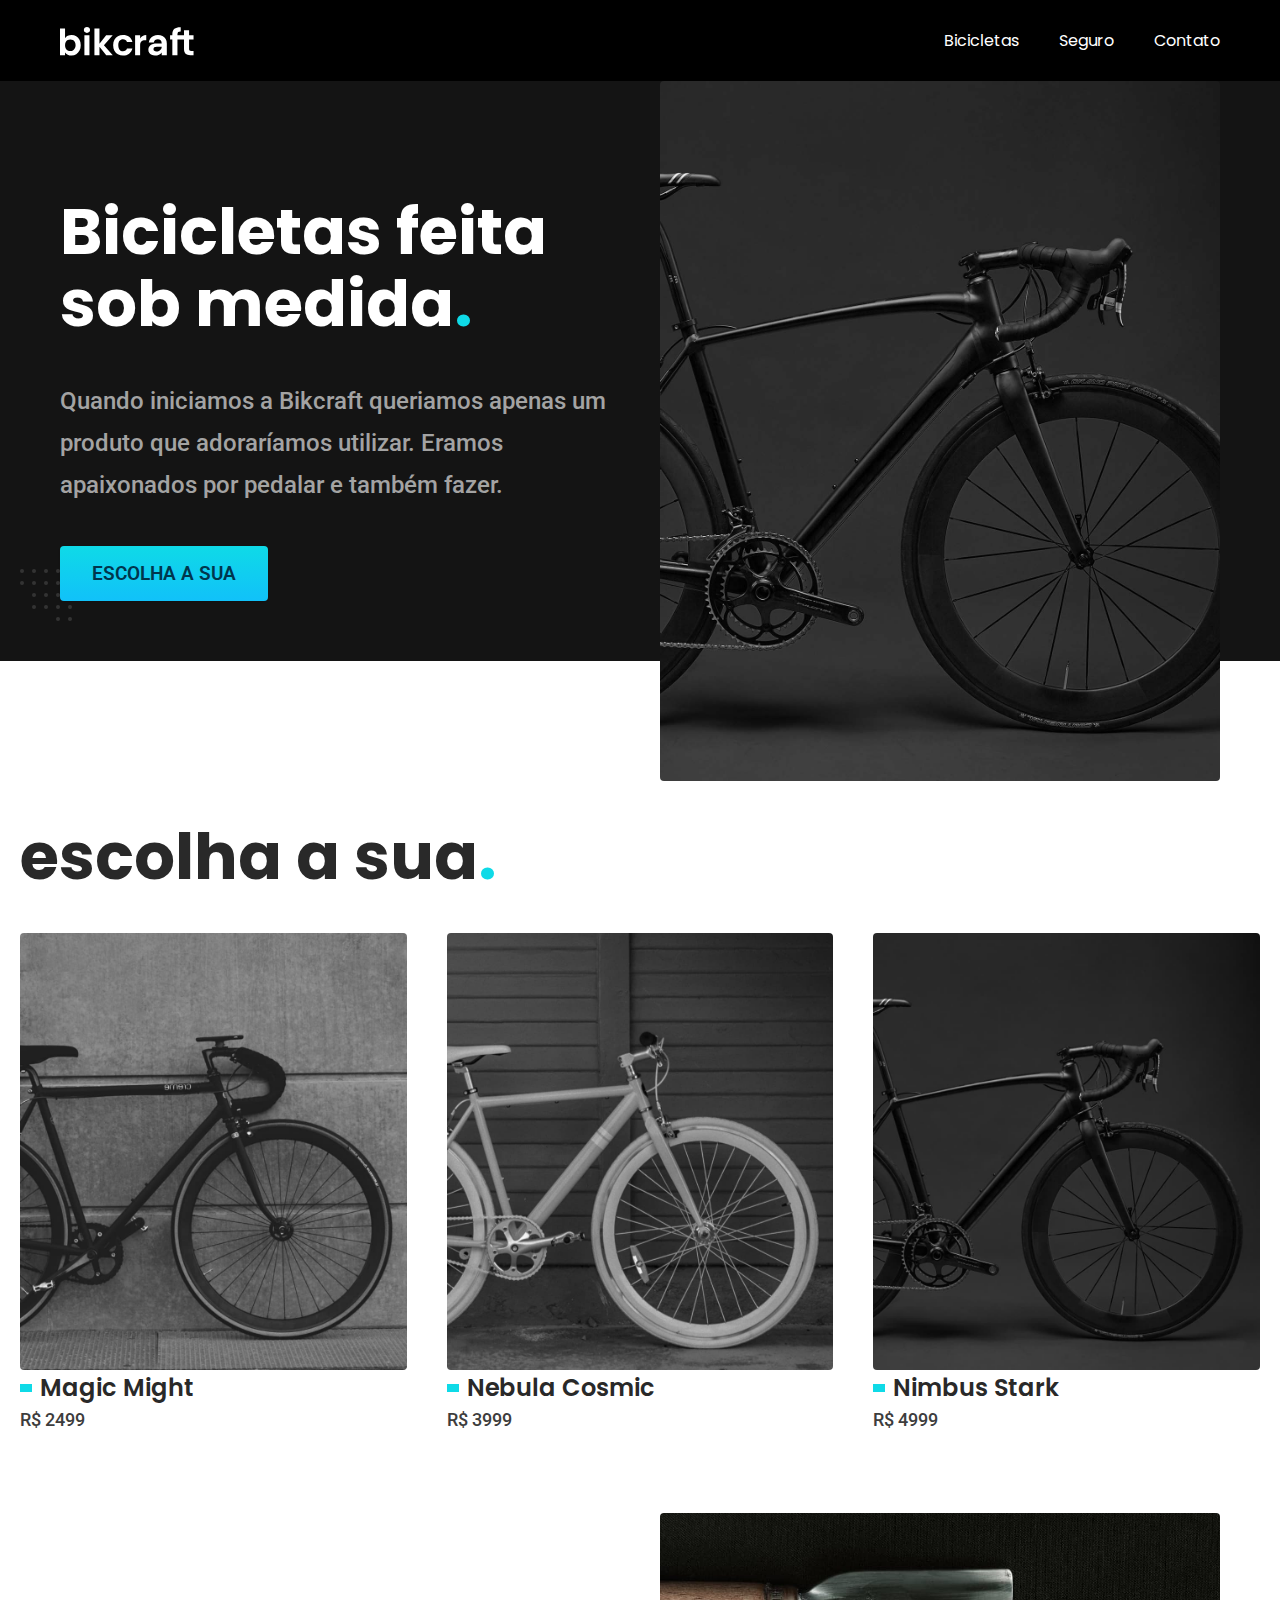
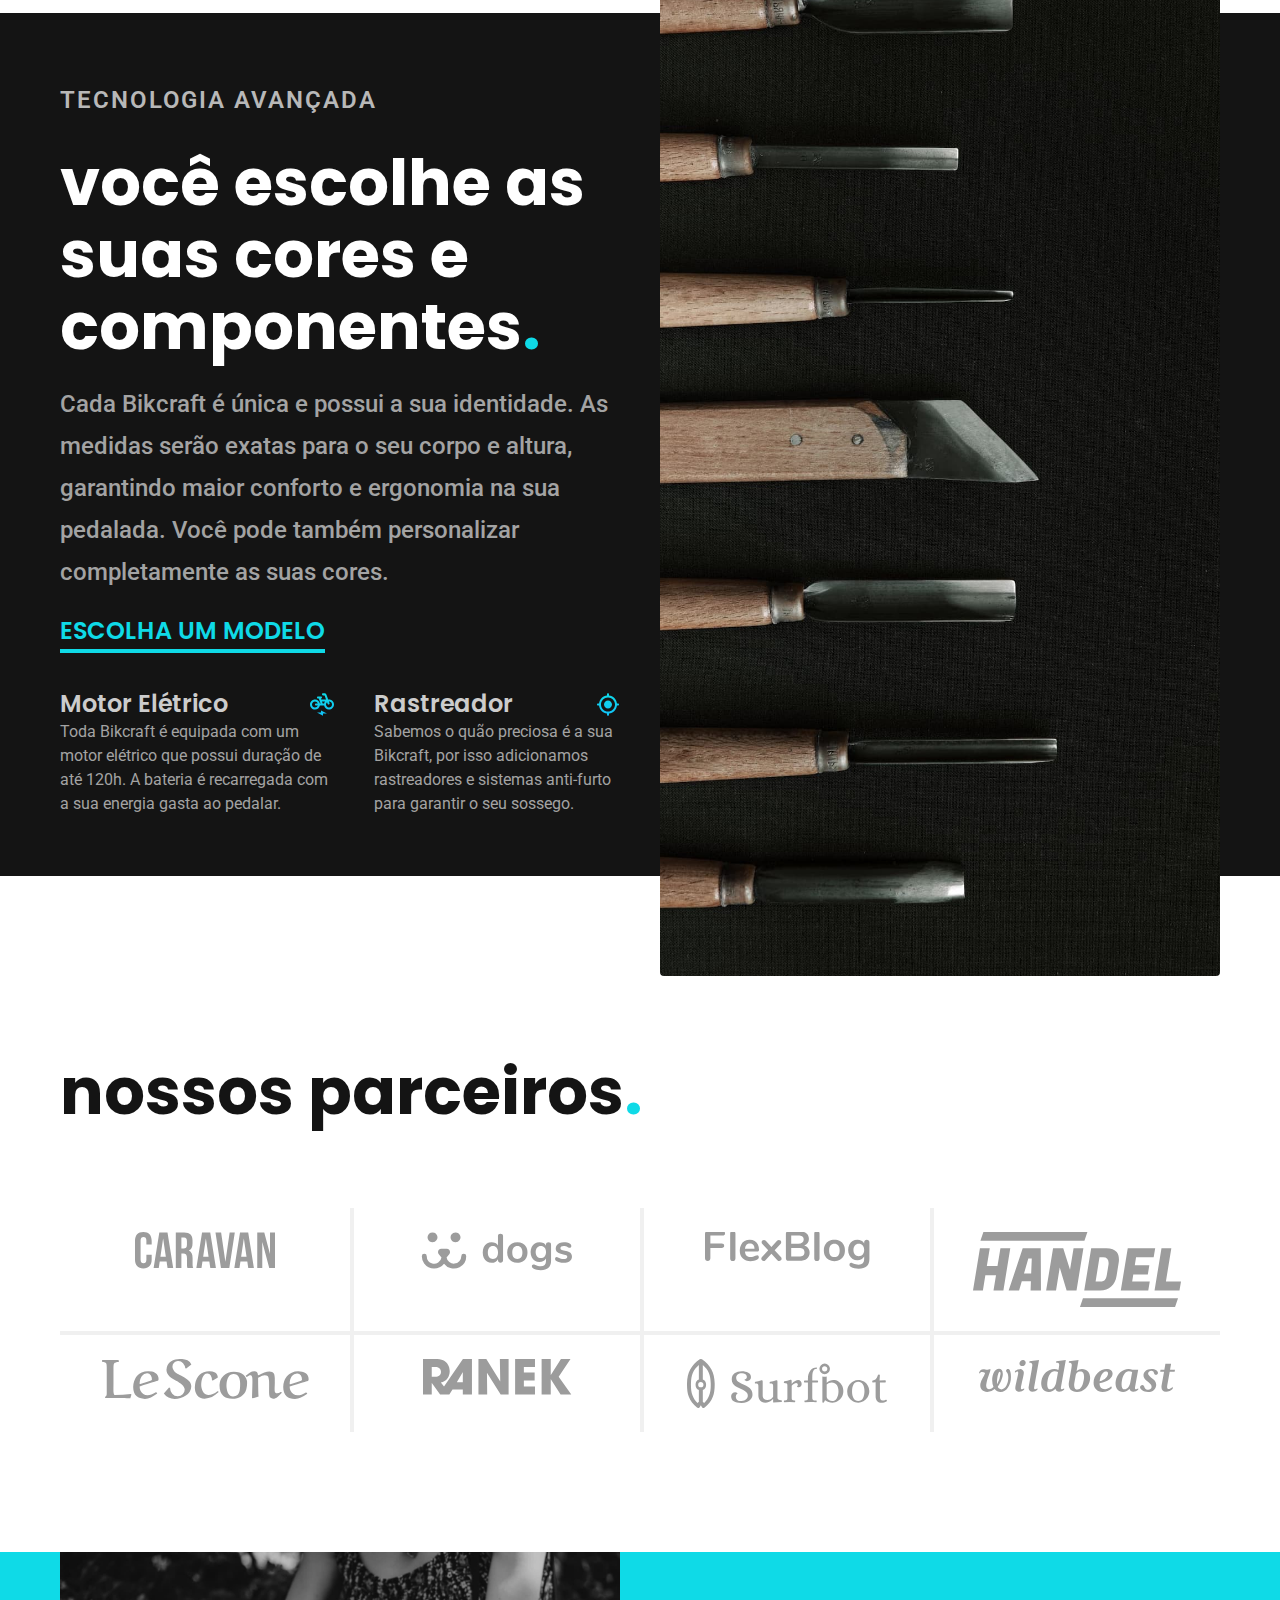
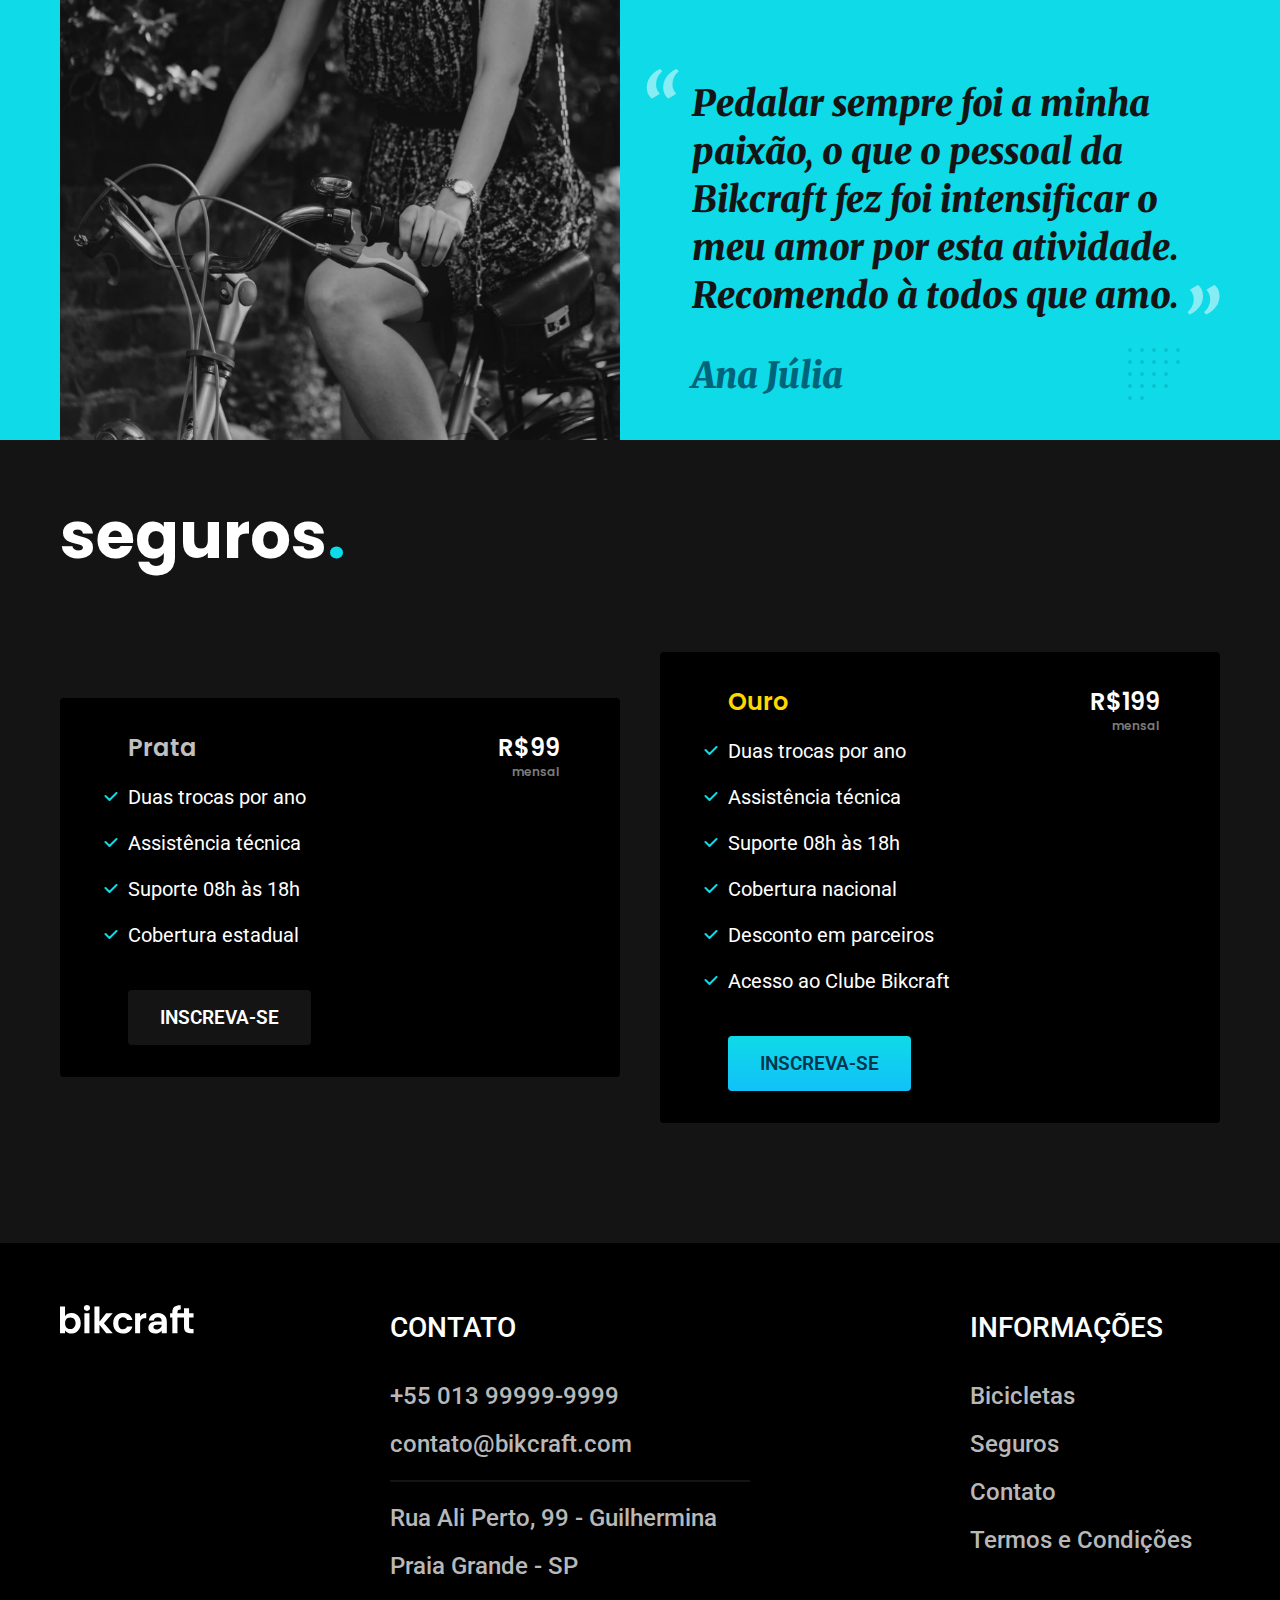
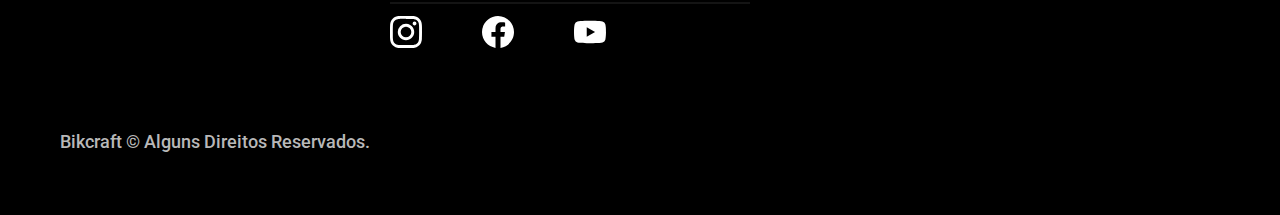
<file: index.html>
<!DOCTYPE html>
<html lang="pt-BR">

<head>
  <meta charset="UTF-8">
  <meta http-equiv="X-UA-Compatible" content="IE=edge">
  <meta name="viewport" content="width=device-width, initial-scale=1.0">
  <meta name="description" content="Bicicletas elétricas feita sob medida.">
  <link rel="preload" href="./css/style.min.css" as="style">
  <link rel="stylesheet" href="./css/style.min.css">
  <link rel="shortcut icon" href="./favicon.svg" type="image/xml">
  <link rel="shortcut icon" href="./favicon.svg" type="image/xml">
  <title>Bikcraft - Bicicletas Elétricas</title>
  <script>document.documentElement.classList.add('js');</script>
  <link rel="preconnect" href="https://fonts.googleapis.com">
  <link rel="preconnect" href="https://fonts.gstatic.com" crossorigin>
  <link href="https://fonts.googleapis.com/css2?family=Merriweather:ital,wght@1,900&family=Poppins:wght@400;500;600;700;800&family=Roboto:ital,wght@0,100;0,300;0,400;0,500;0,700;0,900;1,100;1,300;1,400;1,500;1,700;1,900&display=swap" rel="stylesheet">
<link rel="preconnect" href="https://fonts.googleapis.com">
  <link rel="preconnect" href="https://fonts.gstatic.com" crossorigin>
  <link href="https://fonts.googleapis.com/css2?family=Merriweather:ital,wght@1,900&family=Poppins:wght@400;500;600;700;800&family=Roboto:ital,wght@0,100;0,300;0,400;0,500;0,700;0,900;1,100;1,300;1,400;1,500;1,700;1,900&display=swap" rel="stylesheet">
</head>

<body>

  <header class="header-bg">
    <div class="header-container container">
      <a href="./index.html"><img src="./img/bikcraft.svg" width="136" height="32" alt="Bikcraft"></a>
      <ul class="menu">
        <li><a href="./bicicletas.html">Bicicletas</a></li>
        <li><a href="./seguros.html">Seguro</a></li>
        <li><a href="./contato.html">Contato</a></li>
      </ul>
    </div>
  </header>

  <main class="introducao-bg">
    <div class="introducao-container container">
      <div class="introducao-conteudo">
        <h1 class="font-1-xxl cor-12 fadeInDown" data-anime="200">Bicicletas feita sob medida<span class="ponto-final">.</span></h1>
        <p class="font-2-l cor-8 fadeInDown" data-anime="400">Quando iniciamos a Bikcraft queriamos apenas um produto que adoraríamos utilizar.
          Eramos apaixonados por pedalar e também fazer.</p>
        <a class="btn-gradient" href="./bicicletas.html">Escolha a sua</a>
      </div>
      <picture class="introducao-img fadeInDown" data-anime="600">
        <source media="max-width: 800px" srcset="./img/bicicletas/nimbus.jpg">
        <img src="./img/fotos/introducao.jpg" width="1280" height="1600" alt="Bicicleta preta">
      </picture>
    </div>
  </main>

  <article class="bicicletas-lista">
    <div class="bicicletas-lista-container">
      <h2 class="font-1-xxl container cor-2">escolha a sua<span class="ponto-final">.</span></h2>
      <ul class="bicicletas-lista-itens">
        <li>
          <a href="./bicicletas/magic.html" rel="next">
            <img src="img/bicicletas/magic-home.jpg" width="920" height="1040" alt="Bicicleta preta">
            <h3 class="font-1-xl cor-2">Magic Might</h3>
            <span class="font-2-m cor-3">R$ 2499</span>
          </a>
        </li>
        <li>
          <a href="./bicicletas/nebula.html" rel="next">
            <img src="img/bicicletas/nebula-home.jpg" width="920" height="1040" alt="Bicicleta branca">
            <h3 class="font-1-xl cor-2">Nebula Cosmic</h3>
            <span class="font-2-m cor-3">R$ 3999</span>
          </a>
        </li>
        <li>
          <a href="./bicicletas/nimbus.html" rel="next">
            <img src="img/bicicletas/nimbus-home.jpg" width="920" height="1040" alt="Bicicleta preta">
            <h3 class="font-1-xl cor-2">Nimbus Stark</h3>
            <span class="font-2-m cor-3">R$ 4999</span>
          </a>
        </li>
      </ul>
    </div>
  </article>

  <article class="tecnologia-bg">
    <div class="tecnologia container">
      <div class="tecnologia-conteudo">
        <span class="font-2-l-b cor-9">Tecnologia Avançada</span>
        <h2 class="font-1-xxl cor-12">você escolhe as suas cores e componentes<span class="ponto-final">.</span></h2>
        <p class="font-2-l cor-8">Cada Bikcraft é única e possui a sua identidade. As medidas serão exatas para o seu
          corpo e altura, garantindo maior conforto e ergonomia na sua pedalada. Você pode também personalizar
          completamente as suas cores.</p>
        <a class="btn-link font-1-l-b" href="./bicicletas/bicicletas.html">Escolha um modelo</a>
        <ul class="tecnologia-vantagens">
          <li>
            <div class="tecnologia-vantagens-titulo">
              <h3 class="font-1-l-b cor-10">Motor Elétrico</h3>
              <img src="./img/icones/eletrica.svg" width="24" height="24" alt>
            </div>
            <p class="font-2-xs cor-8">Toda Bikcraft é equipada com um motor elétrico que possui duração de até 120h. A
              bateria é recarregada com a sua energia gasta ao pedalar.</p>
          </li>
          <li>
            <div class="tecnologia-vantagens-titulo">
              <h3 class="font-1-l-b cor-10">Rastreador</h3>
              <img src="./img/icones/rastreador.svg" width="24" height="24" alt>
            </div>
            <p class="font-2-xs cor-8">Sabemos o quão preciosa é a sua Bikcraft, por isso adicionamos rastreadores e
              sistemas anti-furto para garantir o seu sossego.</p>
          </li>
        </ul>
      </div>
      <div class="tecnologia-imagem">
        <img src="./img/fotos/tecnologia.jpg" width="1200" height="1920" alt>
      </div>
    </div>
  </article>

  <section class="parceiros-bg" aria-label="Parceiros">
    <div class="parceiros container">
      <h1 class="font-1-xxl cor-1">nossos parceiros<span class="ponto-final">.</span></h1>
      <ul class="parceiros-lista">
        <li><img src="./img/parceiros/caravan.svg" width="140" height="38" alt="caravan"></li>
        <li><img src="./img/parceiros/dogs.svg" width="152" height="39" alt="dogs"></li>
        <li><img src="./img/parceiros/flexblog.svg" width="165" height="38" alt="flexblog"></li>
        <li><img src="./img/parceiros/handel.svg" width="208" height="41" alt="handel"></li>
        <li><img src="./img/parceiros/lescone.svg" width="208" height="41" alt="lescone"></li>
        <li><img src="./img/parceiros/ranek.svg" width="149" height="36" alt="ranek"></li>
        <li><img src="./img/parceiros/surfbot.svg" width="200" height="49" alt="surfbot"></li>
        <li><img src="./img/parceiros/wildbeast.svg" width="196" height="34" alt="wildbeast"></li>
      </ul>
    </div>
  </section>

  <section class="depoimento-bg" aria-label="Depoimento">
    <div class="depoimento container">
      <div class="depoimento-imagem">
        <img src="./img/fotos/depoimento.jpg" width="1560" height="1360" alt="Uma mulher em cima de uma bicicleta Bikcraft">
      </div>
      <div class="depoimento-texto">
        <blockquote class="font-coment cor-1">
          <p>Pedalar sempre foi a minha paixão, o que o pessoal da Bikcraft fez foi intensificar o meu amor por esta
            atividade. Recomendo à todos que amo.</p>
        </blockquote>
        <span class="font-coment cor-p4">Ana Júlia</span>
      </div>
    </div>
  </section>

  <article class="seguros-bg">
    <div class="seguros container">
      <h2 class="font-1-xxl cor-12">seguros<span class="ponto-final">.</span></h2>
      <div class="seguros-conteudo">
        <div class="seguro-plano-prata seguro-card">
          <h3 class="font-1-xl">Prata</h3>
          <span class="seguro-plano-preco font-1-xl">R$99<span class="mensal font-1-xs cor-6">mensal</span></span>
          <ul class="seguro-plano-vantagens font-2-s">
            <li>
              <img src="./img/icones/lista.svg" width="14" height="9" alt>
              <p class="font-2-s">Duas trocas por ano</p>
            </li>
            <li>
              <img src="./img/icones/lista.svg" width="14" height="9" alt>
              <p class="font-2-s">Assistência técnica</p>
            </li>
            <li>
              <img src="./img/icones/lista.svg" width="14" height="9" alt>
              <p class="font-2-s">Suporte 08h às 18h</p>
            </li>
            <li>
              <img src="./img/icones/lista.svg" width="14" height="9" alt>
              <p class="font-2-s">Cobertura estadual</p>
            </li>
          </ul>
          <a class="btn-gradient btn-escuro" href="./orcamento.html">Inscreva-se</a>
        </div>
        <div class="seguro-plano-ouro seguro-card">
          <h3 class="font-1-xl">Ouro</h3>
          <span class="seguro-plano-preco font-1-xl">R$199<span class="mensal font-1-xs cor-6">mensal</span></span>
          <ul class="seguro-plano-vantagens font-2-s">
            <li>
              <img src="./img/icones/lista.svg" width="14" height="9" alt>
              <p class="font-2-s">Duas trocas por ano</p>
            </li>
            <li>
              <img src="./img/icones/lista.svg" width="14" height="9" alt>
              <p class="font-2-s">Assistência técnica</p>
            </li>
            <li>
              <img src="./img/icones/lista.svg" width="14" height="9" alt>
              <p class="font-2-s">Suporte 08h às 18h</p>
            </li>
            <li>
              <img src="./img/icones/lista.svg" width="14" height="9" alt>
              <p class="font-2-s">Cobertura nacional</p>
            </li>
            <li>
              <img src="./img/icones/lista.svg" width="14" height="9" alt>
              <p class="font-2-s">Desconto em parceiros</p>
            </li>
            <li>
              <img src="./img/icones/lista.svg" width="14" height="9" alt>
              <p class="font-2-s">Acesso ao Clube Bikcraft</p>
            </li>
          </ul>
          <a class="btn-gradient" href="./orcamento.html">Inscreva-se</a>
        </div>
      </div>
    </div>
  </article>

  <footer class="contato-bg">
    <div class="contato-container container">
      <div class="contato-imagem">
        <img src="img/bikcraft.svg" width="136" height="32" alt="Bikcraft">
      </div>
      <div class="contato-conteudo">
        <h2 class="font-2-x-b">CONTATO</h2>
        <ul class="contato-conteudo-info font-2-l-space cor-9">
          <li><a href="tel:+5513999999999">+55 013 99999-9999</a></li>
          <li><a href="mailto:contato@bikcraft.com">contato@bikcraft.com</a></li>
          <li>Rua Ali Perto, 99 - Guilhermina</li>
          <li>Praia Grande - SP</li>
        </ul>
        <div class="contato-conteudo-redes">
          <a href=""><img src="img/redes/instagram.svg" width="32" height="32" alt="Instagram"></a>
          <a href=""><img src="img/redes/facebook.svg" width="32" height="32" alt="Facebook"></a>
          <a href=""><img src="img/redes/youtube.svg" width="32" height="32" alt="YouTube"></a>
        </div>
      </div>
      <div class="contato-informacoes">
        <h2 class="font-2-x-b">INFORMAÇÕES</h2>
        <nav>
          <ul class="contato-informacoes-lista font-2-l-space">
            <li><a href="./bicicletas.html" rel="next">Bicicletas</a></li>
            <li><a href="./seguros.html" rel="next">Seguros</a></li>
            <li><a href="./contato.html" rel="next">Contato</a></li>
            <li><a href="./termos.html" rel="next">Termos e Condições</a></li>
          </ul>
        </nav>
      </div>
      <p class="font-2-m cor-9">Bikcraft &copy; Alguns Direitos Reservados.</p>
    </div>
  </footer>

  <script src="./js/plugin/simple-anime.js"></script>
  <script src="./js/script.js"></script>
</body>

</html>
</file>
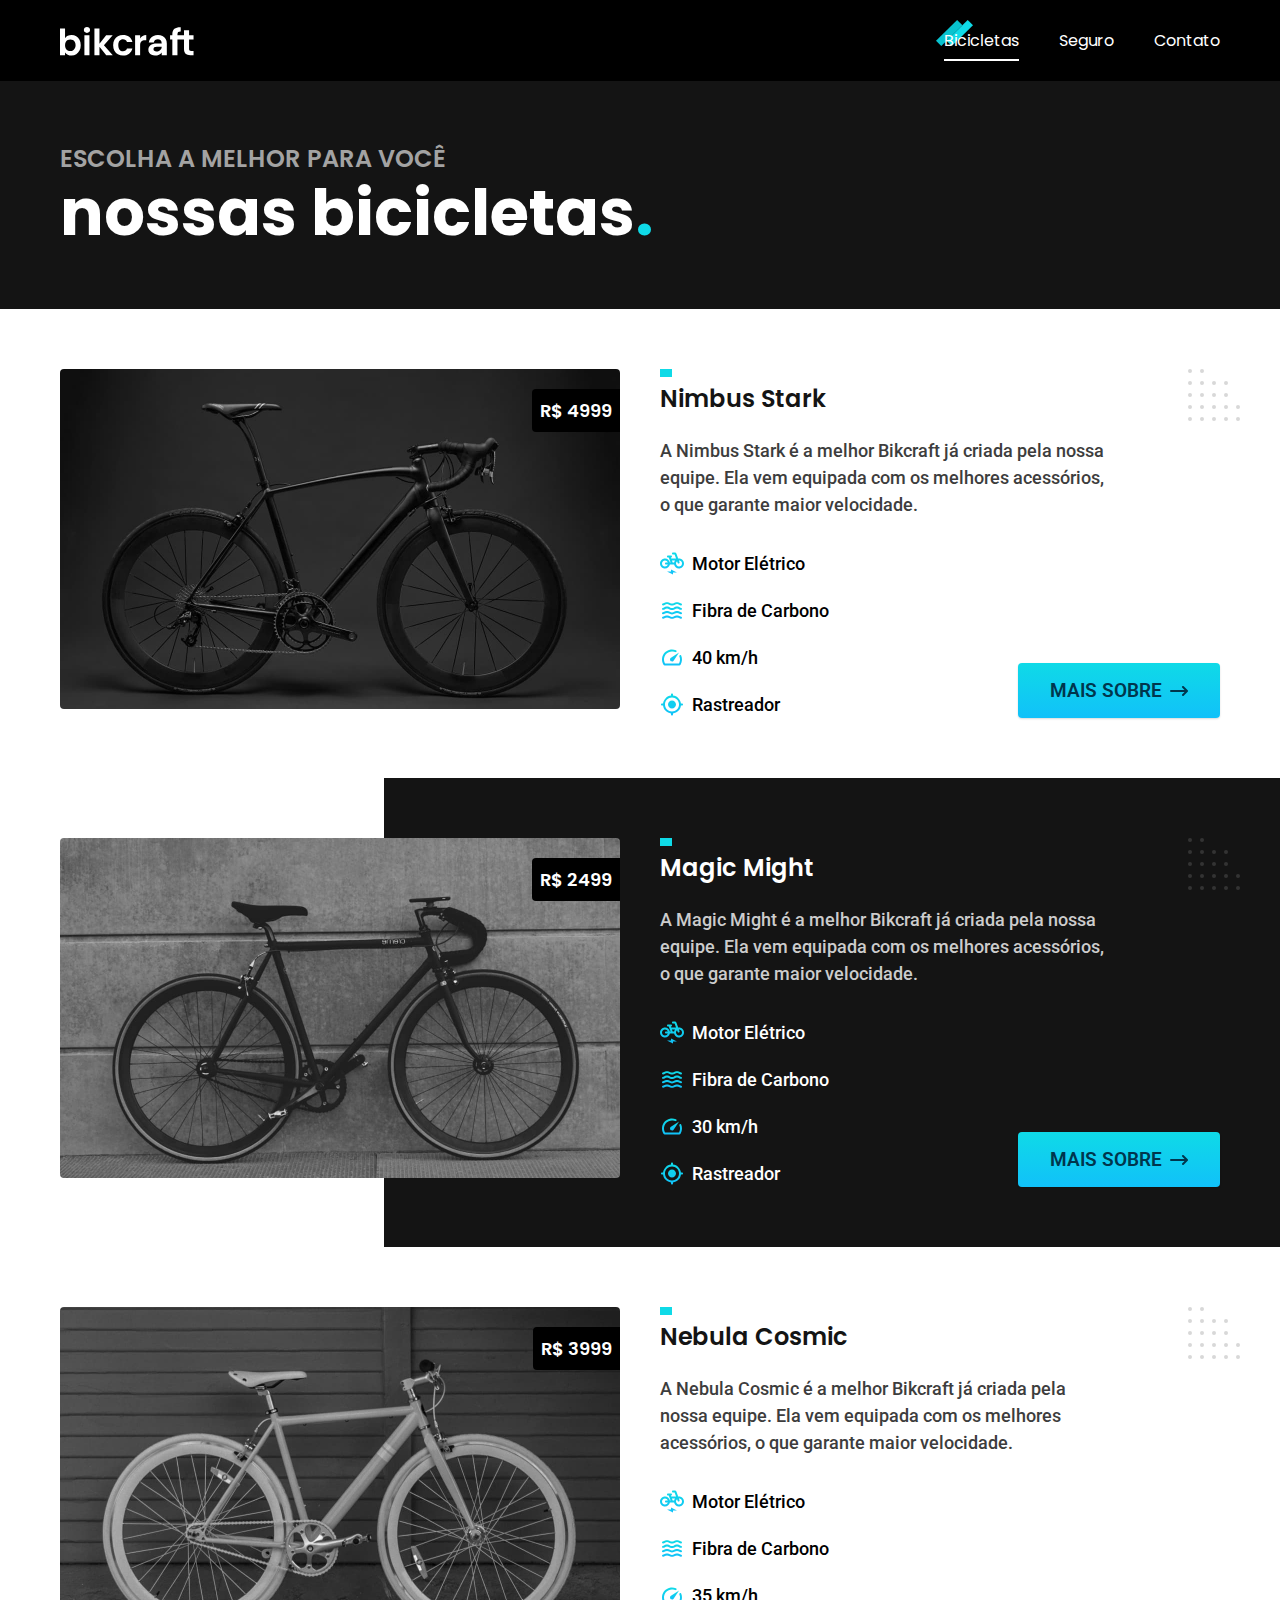
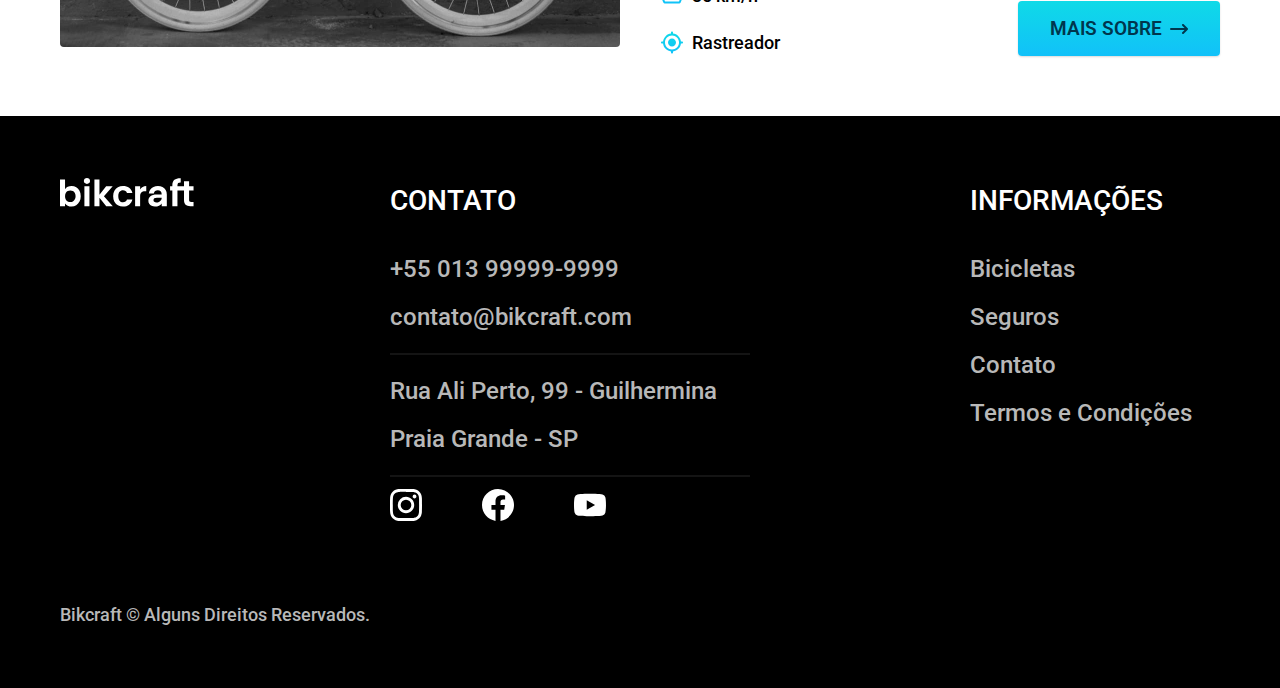
<file: bicicletas.html>
<!DOCTYPE html>
<html lang="pt-BR">

<head>
  <meta charset="UTF-8">
  <meta http-equiv="X-UA-Compatible" content="IE=edge">
  <meta name="viewport" content="width=device-width, initial-scale=1.0">
  <meta name="description" content="Nossas Bicicletas | Nimbus Stark, Magic Stark e Nebula Cosmic. Perfeita para você.">
  <link rel="preload" href="./css/style.min.css" as="style">
  <link rel="stylesheet" href="./css/style.min.css">
  <link rel="shortcut icon" href="./favicon.svg" type="image/xml">
  <title>Bicicletas | Bikcraft</title>
<script>document.documentElement.classList.add('js');</script>
<link rel="preconnect" href="https://fonts.googleapis.com">
  <link rel="preconnect" href="https://fonts.gstatic.com" crossorigin>
  <link href="https://fonts.googleapis.com/css2?family=Merriweather:ital,wght@1,900&family=Poppins:wght@400;500;600;700;800&family=Roboto:ital,wght@0,100;0,300;0,400;0,500;0,700;0,900;1,100;1,300;1,400;1,500;1,700;1,900&display=swap" rel="stylesheet">
</head>

<body>

  <header class="header-bg">
    <div class="header-container container">
      <a href="./index.html"><img src="./img/bikcraft.svg" width="136" height="32" alt="Bikcraft"></a>
      <ul class="menu">
        <li><a href="./bicicletas.html">Bicicletas</a></li>
        <li><a href="./seguros.html">Seguro</a></li>
        <li><a href="./contato.html">Contato</a></li>
      </ul>
    </div>
  </header>

  <main id="bicicletas">
    <div class="bicicletas-bg">
      <div class="bicicletas-titulo container">
        <p class="font-1-xl cor-8">ESCOLHA A MELHOR PARA VOCÊ</p>
        <h1 class="font-1-xxl cor-12">nossas bicicletas<span class="ponto-final">.</span></h1>
      </div>
    </div>

    <div class="bicicletas container">
      <div class="bicicletas-imagem">
        <img src="./img/bicicletas/nimbus.jpg" alt="Bicicleta Bikcraft preta.">
        <span class="font-1-m-b cor-12">R$ 4999</span>
      </div>
      <div class="bicicletas-conteudo">
        <h2 class="font-1-xl cor-1">Nimbus Stark</h2>
        <p class="font-2-m cor-3">A Nimbus Stark é a melhor Bikcraft já criada pela nossa equipe. Ela vem equipada com os melhores acessórios, o que garante maior velocidade.</p>
        <ul class="bicicletas-conteudo-vantagens cor-0 font-2-m">
          <li>
            <img src="./img/icones/eletrica.svg" width="24" height="24" alt>
            Motor Elétrico
          </li>
          <li>
            <img src="./img/icones/carbono.svg" width="24" height="24" alt>
            Fibra de Carbono
          </li>
          <li>
            <img src="./img/icones/velocidade.svg" width="24" height="24" alt>
            40 km/h
          </li>
          <li>
            <img src="./img/icones/rastreador.svg" width="24" height="24" alt>
            Rastreador
          </li>
        </ul>
        <a class="btn-gradient seta" href="./bicicletas/nimbus.html">Mais Sobre</a>
      </div>
    </div>

    <div class="magic-bg">
      <div class="bicicletas container">
        <div class="bicicletas-imagem">
          <img src="./img/bicicletas/magic.jpg" alt="Bicicleta Bikcraft preta.">
          <span class="font-1-m-b cor-12">R$ 2499</span>
        </div>
        <div class="bicicletas-conteudo">
          <h2 class="font-1-xl cor-12">Magic Might</h2>
          <p class="font-2-m cor-10">A Magic Might é a melhor Bikcraft já criada pela nossa equipe. Ela vem equipada com os melhores acessórios, o que garante maior velocidade.</p>
          <ul class="bicicletas-conteudo-vantagens font-2-m cor-12">
            <li>
              <img src="./img/icones/eletrica.svg" width="24" height="24" alt>
              Motor Elétrico
            </li>
            <li>
              <img src="./img/icones/carbono.svg" width="24" height="24" alt>
              Fibra de Carbono
            </li>
            <li>
              <img src="./img/icones/velocidade.svg" width="24" height="24" alt>
              30 km/h
            </li>
            <li>
              <img src="./img/icones/rastreador.svg" width="24" height="24" alt>
              Rastreador
            </li>
          </ul>
          <a class="btn-gradient seta" href="./bicicletas/magic.html">Mais Sobre</a>
        </div>
      </div>
    </div>

    <div class="bicicletas container">
      <div class="bicicletas-imagem">
        <img src="./img/bicicletas/nebula.jpg" alt="Bicicleta Bikcraft preta.">
        <span class="font-1-m-b cor-12">R$ 3999</span>
      </div>
      <div class="bicicletas-conteudo">
        <h2 class="font-1-xl cor-1">Nebula Cosmic</h2>
        <p class="font-2-m cor-3">A Nebula Cosmic é a melhor Bikcraft já criada pela nossa equipe. Ela vem equipada com os melhores acessórios, o que garante maior velocidade.</p>
        <ul class="bicicletas-conteudo-vantagens cor-0 font-2-m">
          <li>
            <img src="./img/icones/eletrica.svg" width="24" height="24" alt>
            Motor Elétrico
          </li>
          <li>
            <img src="./img/icones/carbono.svg" width="24" height="24" alt>
            Fibra de Carbono
          </li>
          <li>
            <img src="./img/icones/velocidade.svg" width="24" height="24" alt>
            35 km/h
          </li>
          <li>
            <img src="./img/icones/rastreador.svg" width="24" height="24" alt>
            Rastreador
          </li>
        </ul>
        <a class="btn-gradient seta" href="./bicicletas/nebula.html">Mais Sobre</a>
      </div>
    </div>

  </main>

  <footer class="contato-bg">
    <div class="contato-container container">
      <div class="contato-imagem">
        <img src="img/bikcraft.svg" width="136" height="32" alt="Bikcraft">
      </div>
      <div class="contato-conteudo">
        <h2 class="font-2-x-b">CONTATO</h2>
        <ul class="contato-conteudo-info font-2-l-space cor-9">
          <li><a href="tel:+5513999999999">+55 013 99999-9999</a></li>
          <li><a href="mailto:contato@bikcraft.com">contato@bikcraft.com</a></li>
          <li>Rua Ali Perto, 99 - Guilhermina</li>
          <li>Praia Grande - SP</li>
        </ul>
        <div class="contato-conteudo-redes">
          <a href=""><img src="img/redes/instagram.svg" width="32" height="32" alt="Instagram"></a>
          <a href=""><img src="img/redes/facebook.svg" width="32" height="32" alt="Facebook"></a>
          <a href=""><img src="img/redes/youtube.svg" width="32" height="32" alt="YouTube"></a>
        </div>
      </div>
      <div class="contato-informacoes">
        <h2 class="font-2-x-b">INFORMAÇÕES</h2>
        <nav>
          <ul class="contato-informacoes-lista font-2-l-space">
            <li><a href="./bicicletas.html" rel="next">Bicicletas</a></li>
            <li><a href="./seguros.html" rel="next">Seguros</a></li>
            <li><a href="./contato.html" rel="next">Contato</a></li>
            <li><a href="./termos.html" rel="next">Termos e Condições</a></li>
          </ul>
        </nav>
      </div>
      <p class="font-2-m cor-9">Bikcraft &copy; Alguns Direitos Reservados.</p>
    </div>
  </footer>

  <script src="./js/script.js"></script>
</body>

</html>
</file>
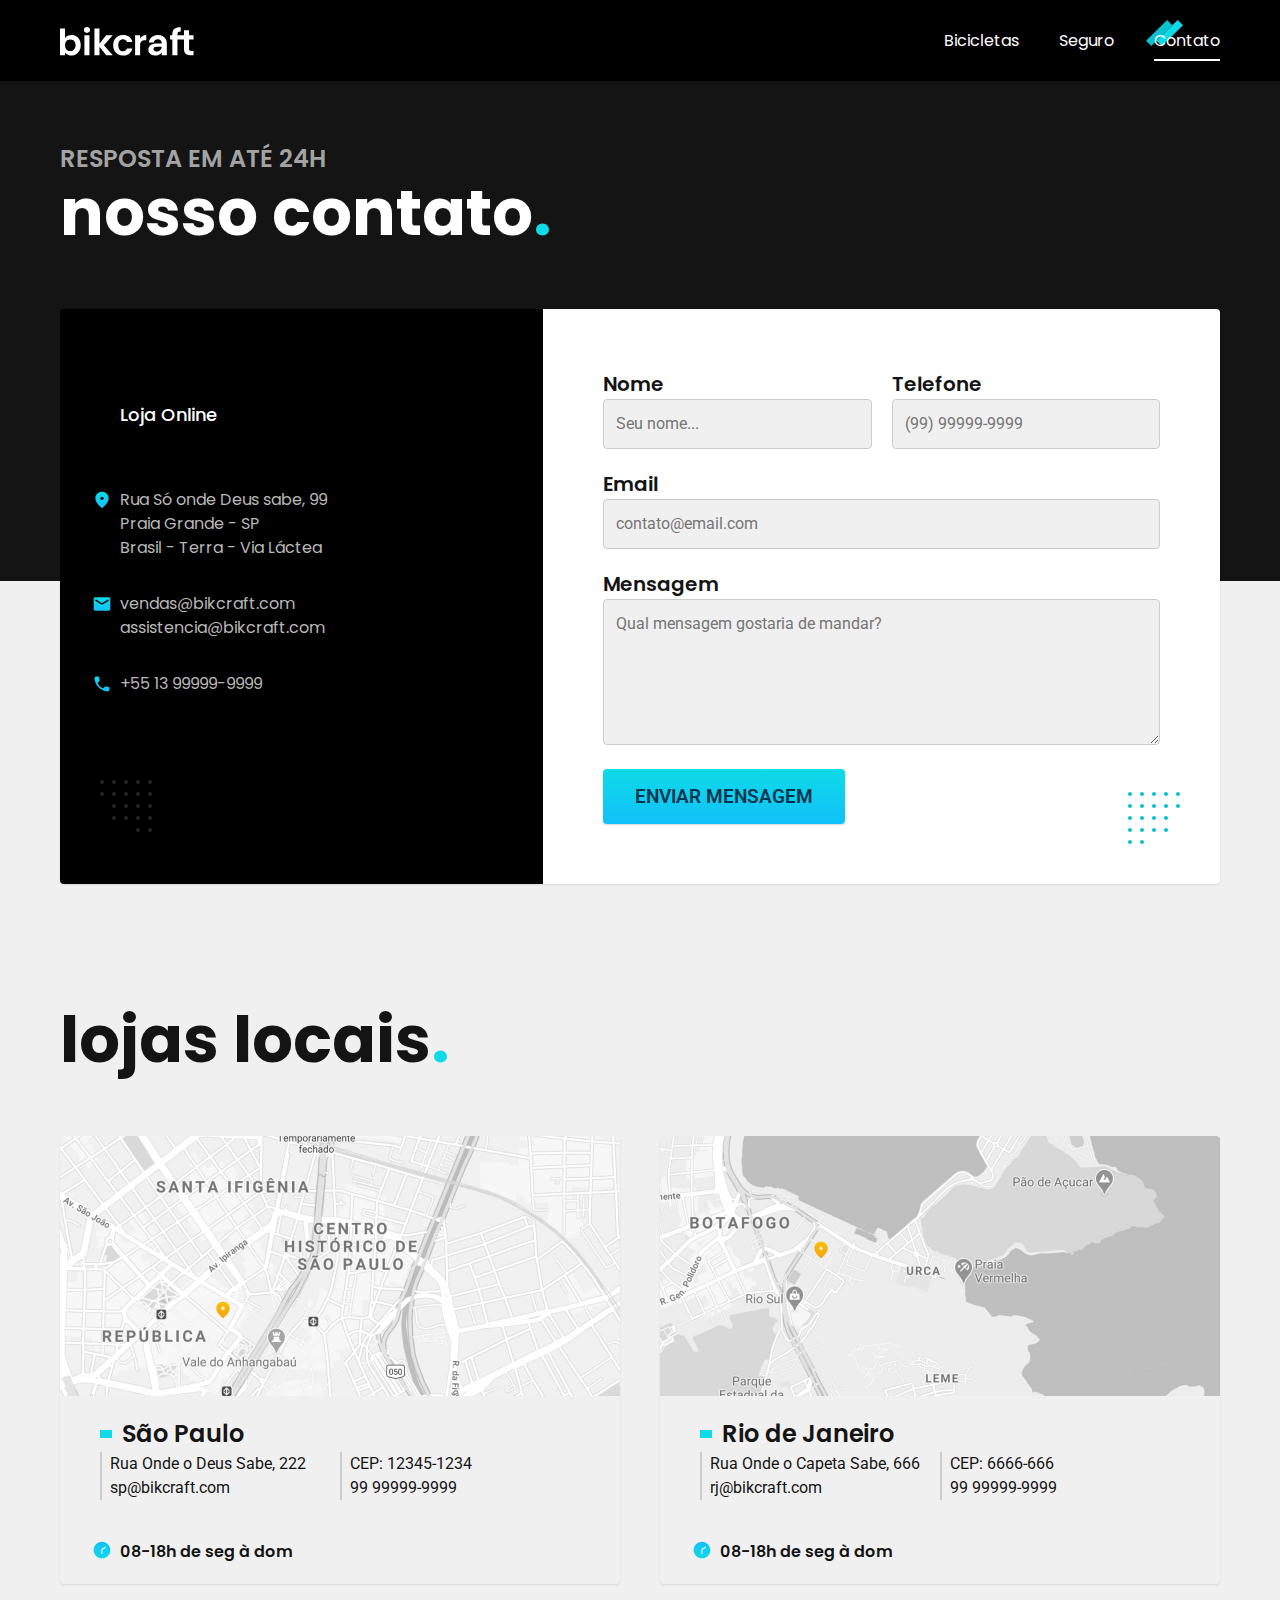
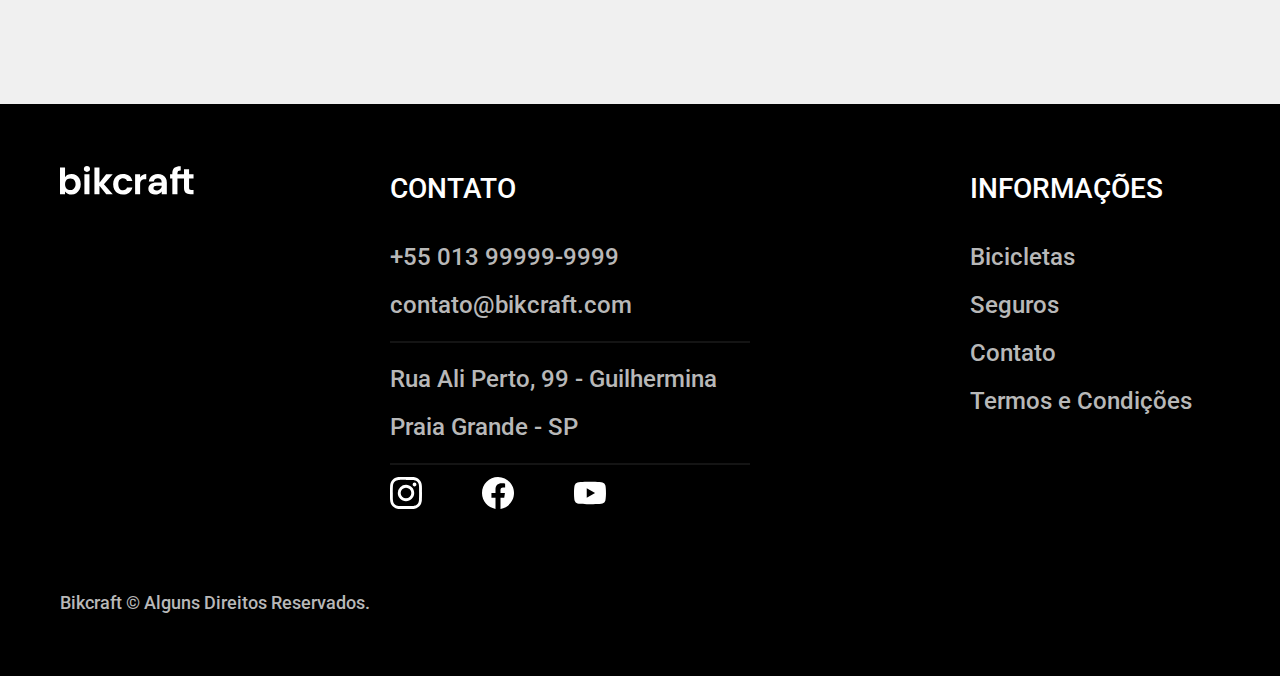
<file: contato.html>
<!DOCTYPE html>
<html lang="pt-BR">

<head>
  <meta charset="UTF-8">
  <meta http-equiv="X-UA-Compatible" content="IE=edge">
  <meta name="viewport" content="width=device-width, initial-scale=1.0">
  <meta name="description" content="Entre em contato conosco.">
  <link rel="preload" href="./css/style.min.css" as="style">
  <link rel="stylesheet" href="./css/style.min.css">
  <link rel="shortcut icon" href="./favicon.svg" type="image/xml">
  <title>Contato | Bikcraft</title>
  <script>document.documentElement.classList.add('js');</script>
<link rel="preconnect" href="https://fonts.googleapis.com">
  <link rel="preconnect" href="https://fonts.gstatic.com" crossorigin>
  <link href="https://fonts.googleapis.com/css2?family=Merriweather:ital,wght@1,900&family=Poppins:wght@400;500;600;700;800&family=Roboto:ital,wght@0,100;0,300;0,400;0,500;0,700;0,900;1,100;1,300;1,400;1,500;1,700;1,900&display=swap" rel="stylesheet">
</head>

<body>

  <header class="header-bg">
    <div class="header-container container">
      <a href="./index.html"><img src="./img/bikcraft.svg" width="136" height="32" alt="Bikcraft"></a>
      <ul class="menu">
        <li><a href="./bicicletas.html">Bicicletas</a></li>
        <li><a href="./seguros.html">Seguro</a></li>
        <li><a href="./contato.html">Contato</a></li>
      </ul>
    </div>
  </header>

  <main id="contatos">
    <div class="contatos-bg">
      <div class="contatos-titulo container">
        <p class="font-1-xl cor-8 fadeInDown" data-anime="200">RESPOSTA EM ATÉ 24H</p>
        <h1 class="font-1-xxl cor-12 fadeInDown" data-anime="400">nosso contato<span class="ponto-final">.</span></h1>
      </div>
    </div>


    <section class="contatos container" aria-label="Formulário">
      <div class="contatos-loja-bg">
        <div class="contatos-loja">
          <h2 class="font-1-m cor-12">Loja Online</h2>
          <div class="contatos-endereco font-2-xs cor-1 fadeInLeft" data-anime="600">
            <p>Rua Só onde Deus sabe, 99</p>
            <p>Praia Grande - SP</p>
            <p>Brasil - Terra - Via Láctea</p>
          </div>
          <address class="contatos-emails fadeInLeft" data-anime="600">
            <a href="mailto:vendas@bikcraft.com">vendas@bikcraft.com</a>
            <a href="mailto:assistencia@bikcraft.com">assistencia@bikcraft.com</a>
            <a href="tel:+5513999999999">+55 13 99999-9999</a>
          </address>
          <div class="contatos-redes">
            <img src="./img/redes/instagram-p.svg" width="32" height="32" alt="Instagram Logotipo" data-anime="800" class="fadeInUp">
            <img src="./img/redes/facebook-p.svg" width="32" height="32" alt="Facebook Logotipo" data-anime="850" class="fadeInUp">
            <img src="./img/redes/youtube-p.svg" width="32" height="32" alt="YouTube Logotipo" data-anime="900" class="fadeInUp">
          </div>
        </div>
      </div>
      <div class="contatos-formulario">
        <div class="form-nome">
          <label for="nome">Nome</label>
          <input type="text" name="nome" id="nome" placeholder="Seu nome...">
        </div>
        <div class="form-tel">
          <label for="telefone">Telefone</label>
          <input type="tel" name="telefone" id="telefone" placeholder="(99) 99999-9999">
        </div>
        <div class="form-email">
          <label for="email">Email</label>
          <input type="email" name="email" id="email" placeholder="contato@email.com">
        </div>
        <div class="form-mensagem">
          <label for="mensagem">Mensagem</label>
          <textarea id="mensagem" cols="30" rows="5" placeholder="Qual mensagem gostaria de mandar?"></textarea>
        </div>
        <button class="btn-gradient">enviar mensagem</button>
      </div>
    </section>

    <article class="locais">
      <div class="locais-bg">
        <div class="container">
          <h2 class="font-1-xxl cor-1">lojas locais<span class="ponto-final">.</span></h2>
          <div class="lojas">
            <div class="lojas-sp card">
              <div class="loja-imagem">
                <img src="./img/lojas/sp.jpg" width="1120" height="520" alt="Mapa com a localização da loja em São Paulo">
              </div>
              <div class="content">
                <h3 class="font-1-xl cor-1">São Paulo</h3>
                <ul class="loja-info font-2-xs cor-1">
                  <li>Rua Onde o Deus Sabe, 222</li>
                  <li>CEP: 12345-1234</li>
                  <li>sp@bikcraft.com</li>
                  <li>99 99999-9999</li>
                </ul>
                <p class="font-1-s cor-1">08-18h de seg à dom</p>
              </div>
            </div>
            <div class="lojas-rj card">
              <div class="loja-imagem">
                <img src="./img/lojas/rj.jpg" width="1120" height="520" alt="Mapa com a localização da loja em Rio de Janeiro">
              </div>
              <div class="content">
                <h3 class="font-1-xl cor-1">Rio de Janeiro</h3>
                <ul class="loja-info font-2-xs cor-1">
                  <li>Rua Onde o Capeta Sabe, 666</li>
                  <li>CEP: 6666-666</li>
                  <li>rj@bikcraft.com</li>
                  <li>99 99999-9999</li>
                </ul>
                <p class="font-1-s cor-1">08-18h de seg à dom</p>
              </div>
            </div>
          </div>
        </div>
      </div>
    </article>
  </main>

  <footer class="contato-bg">
    <div class="contato-container container">
      <div class="contato-imagem">
        <img src="img/bikcraft.svg" width="136" height="32" alt="Bikcraft">
      </div>
      <div class="contato-conteudo">
        <h2 class="font-2-x-b">CONTATO</h2>
        <ul class="contato-conteudo-info font-2-l-space cor-9">
          <li><a href="tel:+5513999999999">+55 013 99999-9999</a></li>
          <li><a href="mailto:contato@bikcraft.com">contato@bikcraft.com</a></li>
          <li>Rua Ali Perto, 99 - Guilhermina</li>
          <li>Praia Grande - SP</li>
        </ul>
        <div class="contato-conteudo-redes">
          <a href=""><img src="img/redes/instagram.svg" width="32" height="32" alt="Instagram"></a>
          <a href=""><img src="img/redes/facebook.svg" width="32" height="32" alt="Facebook"></a>
          <a href=""><img src="img/redes/youtube.svg" width="32" height="32" alt="YouTube"></a>
        </div>
      </div>
      <div class="contato-informacoes">
        <h2 class="font-2-x-b">INFORMAÇÕES</h2>
        <nav>
          <ul class="contato-informacoes-lista font-2-l-space">
            <li><a href="./bicicletas.html" rel="next">Bicicletas</a></li>
            <li><a href="./seguros.html" rel="next">Seguros</a></li>
            <li><a href="./contato.html" rel="next">Contato</a></li>
            <li><a href="./termos.html" rel="next">Termos e Condições</a></li>
          </ul>
        </nav>
      </div>
      <p class="font-2-m cor-9">Bikcraft &copy; Alguns Direitos Reservados.</p>
    </div>
  </footer>

  <script src="./js/plugin/simple-anime.js"></script>
  <script src="./js/script.js"></script>
</body>

</html>
</file>
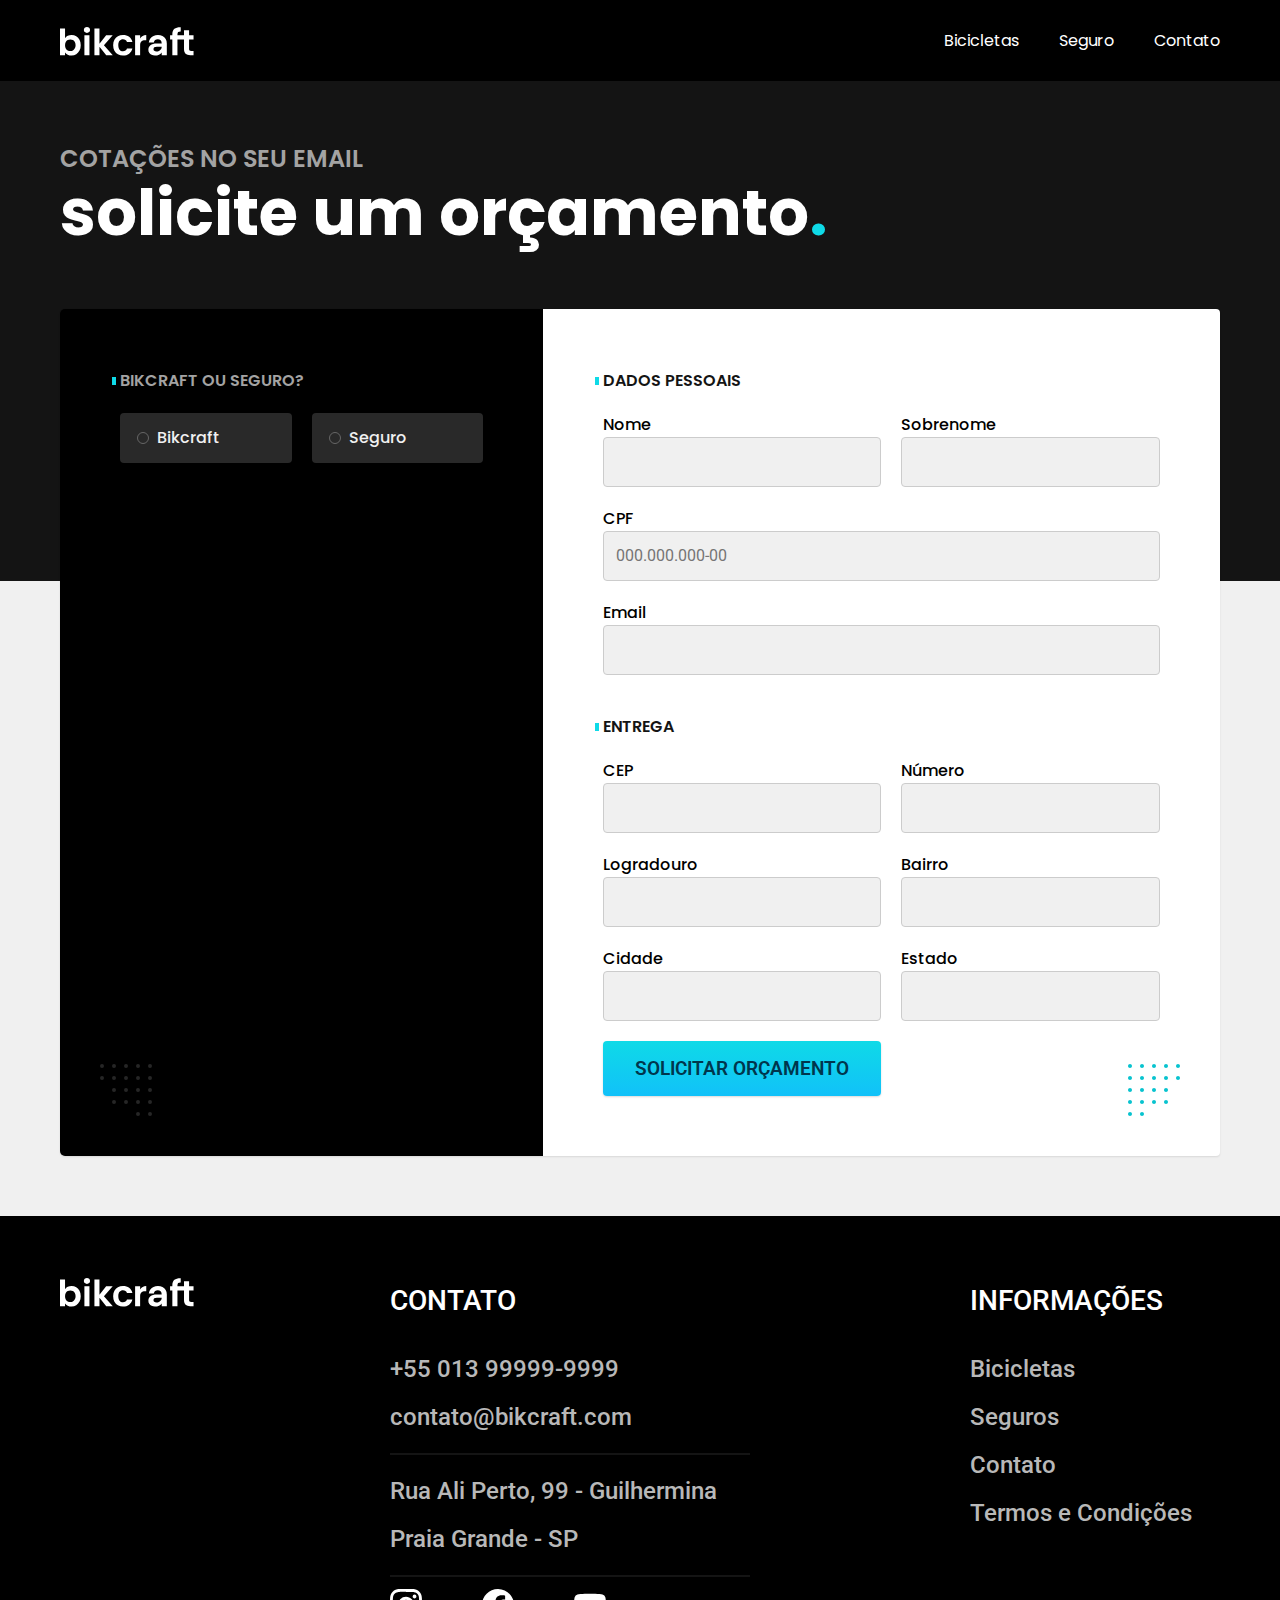
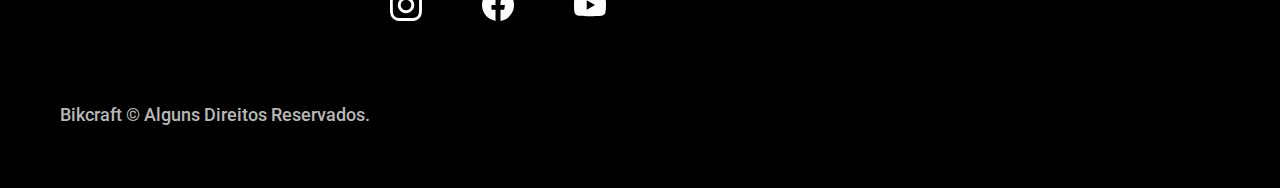
<file: orcamento.html>
<!DOCTYPE html>
<html lang="pt-BR">

<head>
  <meta charset="UTF-8">
  <meta http-equiv="X-UA-Compatible" content="IE=edge">
  <meta name="viewport" content="width=device-width, initial-scale=1.0">
  <meta name="description" content="Faça um orçamento de uma Bikcraft.">
  <link rel="preload" href="./css/style.min.css" as="style">
  <link rel="stylesheet" href="./css/style.min.css">
  <link rel="shortcut icon" href="./favicon.svg" type="image/xml">
  <title>Faça um orçamento | Bikcraft</title>
<script>document.documentElement.classList.add('js');</script>
<link rel="preconnect" href="https://fonts.googleapis.com">
  <link rel="preconnect" href="https://fonts.gstatic.com" crossorigin>
  <link href="https://fonts.googleapis.com/css2?family=Merriweather:ital,wght@1,900&family=Poppins:wght@400;500;600;700;800&family=Roboto:ital,wght@0,100;0,300;0,400;0,500;0,700;0,900;1,100;1,300;1,400;1,500;1,700;1,900&display=swap" rel="stylesheet">
</head>

<body>

  <header class="header-bg">
    <div class="header-container container">
      <a href="./index.html"><img src="./img/bikcraft.svg" width="136" height="32" alt="Bikcraft"></a>
      <ul class="menu">
        <li><a href="./bicicletas.html">Bicicletas</a></li>
        <li><a href="./seguros.html">Seguro</a></li>
        <li><a href="./contato.html">Contato</a></li>
      </ul>
    </div>
  </header>

  <main id="orcamento">
    <div class="orcamento-bg">
      <div class="orcamento-titulo container">
        <p class="font-1-xl cor-8">COTAÇÕES NO SEU EMAIL</p>
        <h1 class="font-1-xxl cor-12">solicite um orçamento<span class="ponto-final">.</span></h1>
      </div>
    </div>

    <form class="orcamento container" action="./">
      <div class="orcamento-produto">
        <h2 class="font-1-s cor-8">Bikcraft ou Seguro?</h2>

        <input type="radio" name="tipo" value="bikcraft" id="bikcraft">
        <label for="bikcraft">Bikcraft</label>

        <input type="radio" name="tipo" value="seguro" id="seguro">
        <label for="seguro">Seguro</label>

        <div class="orcamento-conteudo" id="orcamento-bikcraft">
          <h2 class="font-1-m cor-11">Escolha a sua</h2>

          <input type="radio" name="produto" value="nimbus" id="nimbus">
          <label for="nimbus">Nimbus Stark <span>R$4999</span></label>
          <div class="orcamento-detalhes">
            <ul class="font-1-xs cor-7">
              <li><img src="./img/icones/eletrica.svg" width="32" height="32" alt=""> Motor Elétrico</li>
              <li><img src="./img/icones/carbono.svg" width="32" height="32" alt=""> Fibra de Carbono</li>
              <li><img src="./img/icones/velocidade.svg" width="32" height="32" alt=""> 50 km/h</li>
              <li><img src="./img/icones/rastreador.svg" width="32" height="32" alt=""> Rastreador</li>
            </ul>
            <img src="./img/bicicletas/nimbus.jpg" alt="Bicicleta preta">
          </div>

          <input type="radio" name="produto" value="magic" id="magic">
          <label for="magic">Magic Might <span>R$2499</span></label>
          <div class="orcamento-detalhes">
            <ul class="font-1-xs cor-7">
              <li><img src="./img/icones/eletrica.svg" width="32" height="32" alt=""> Motor Elétrico</li>
              <li><img src="./img/icones/carbono.svg" width="32" height="32" alt=""> Fibra de Carbono</li>
              <li><img src="./img/icones/velocidade.svg" width="32" height="32" alt=""> 45 km/h</li>
              <li><img src="./img/icones/rastreador.svg" width="32" height="32" alt=""> Rastreador</li>
            </ul>
            <img src="./img/bicicletas/magic.jpg" alt="Bicicleta preta">
          </div>

          <input type="radio" name="produto" value="nebula" id="nebula">
          <label for="nebula">Nebula Cosmic <span>R$3999</span></label>
          <div class="orcamento-detalhes">
            <ul class="font-1-xs cor-7">
              <li><img src="./img/icones/eletrica.svg" width="32" height="32" alt=""> Motor Elétrico</li>
              <li><img src="./img/icones/carbono.svg" width="32" height="32" alt=""> Fibra de Carbono</li>
              <li><img src="./img/icones/velocidade.svg" width="32" height="32" alt=""> 40 km/h</li>
              <li><img src="./img/icones/rastreador.svg" width="32" height="32" alt=""> Rastreador</li>
            </ul>
            <img src="./img/bicicletas/nebula.jpg" alt="Bicicleta preta">
          </div>
        </div>

        <div class="orcamento-conteudo" id="orcamento-seguro">
          <h2 class="font-1-m cor-11">Escolha o plano</h2>

          <input type="radio" name="produto" value="prata" id="prata">
          <label for="prata">Prata <span>R$199</span></label>

          <input type="radio" name="produto" value="ouro" id="ouro">
          <label for="ouro">Ouro <span>R$299</span></label>
        </div>
      </div>

      <div class="orcamento-dados form cor-0">
        <h2 class="font-1-s cor-1 col-2">dados pessoais</h2>
        <div>
          <label for="nome">Nome</label>
          <input type="text" name="nome" id="nome">
        </div>
        <div>
          <label for="sobrenome">Sobrenome</label>
          <input type="text" name="sobrenome" id="sobrenome">
        </div>
        <div class="col-2">
          <label for="cpf">CPF</label>
          <input type="text" name="cpf" id="cpf" placeholder="000.000.000-00">
        </div>
        <div class="col-2">
          <label for="email">Email</label>
          <input type="email" name="email" id="email">
        </div>

        <h2 class="font-1-s cor-1 col-2">entrega</h2>
        <div>
          <label for="cep">CEP</label>
          <input type="text" name="cep" id="cep">
        </div>
        <div>
          <label for="numero">Número</label>
          <input type="text" name="numero" id="numero">
        </div>
        <div>
          <label for="logradouro">Logradouro</label>
          <input type="text" name="logradouro" id="logradouro">
        </div>
        <div>
          <label for="bairro">Bairro</label>
          <input type="text" name="bairro" id="bairro">
        </div>
        <div>
          <label for="cidade">Cidade</label>
          <input type="text" name="cidade" id="cidade">
        </div>
        <div>
          <label for="estado">Estado</label>
          <input type="text" name="estado" id="estado">
        </div>
        <button class="btn-gradient">solicitar orçamento</button>
      </div>
    </form>
  </main>

  <footer class="contato-bg">
    <div class="contato-container container">
      <div class="contato-imagem">
        <img src="img/bikcraft.svg" width="136" height="32" alt="Bikcraft">
      </div>
      <div class="contato-conteudo">
        <h2 class="font-2-x-b">CONTATO</h2>
        <ul class="contato-conteudo-info font-2-l-space cor-9">
          <li><a href="tel:+5513999999999">+55 013 99999-9999</a></li>
          <li><a href="mailto:contato@bikcraft.com">contato@bikcraft.com</a></li>
          <li>Rua Ali Perto, 99 - Guilhermina</li>
          <li>Praia Grande - SP</li>
        </ul>
        <div class="contato-conteudo-redes">
          <a href=""><img src="img/redes/instagram.svg" width="32" height="32" alt="Instagram"></a>
          <a href=""><img src="img/redes/facebook.svg" width="32" height="32" alt="Facebook"></a>
          <a href=""><img src="img/redes/youtube.svg" width="32" height="32" alt="YouTube"></a>
        </div>
      </div>
      <div class="contato-informacoes">
        <h2 class="font-2-x-b">INFORMAÇÕES</h2>
        <nav>
          <ul class="contato-informacoes-lista font-2-l-space">
            <li><a href="./bicicletas.html" rel="next">Bicicletas</a></li>
            <li><a href="./seguros.html" rel="next">Seguros</a></li>
            <li><a href="./contato.html" rel="next">Contato</a></li>
            <li><a href="./termos.html" rel="next">Termos e Condições</a></li>
          </ul>
        </nav>
      </div>
      <p class="font-2-m cor-9">Bikcraft &copy; Alguns Direitos Reservados.</p>
    </div>
  </footer>

  <script src="./js/script.js"></script>
</body>

</html>
</file>
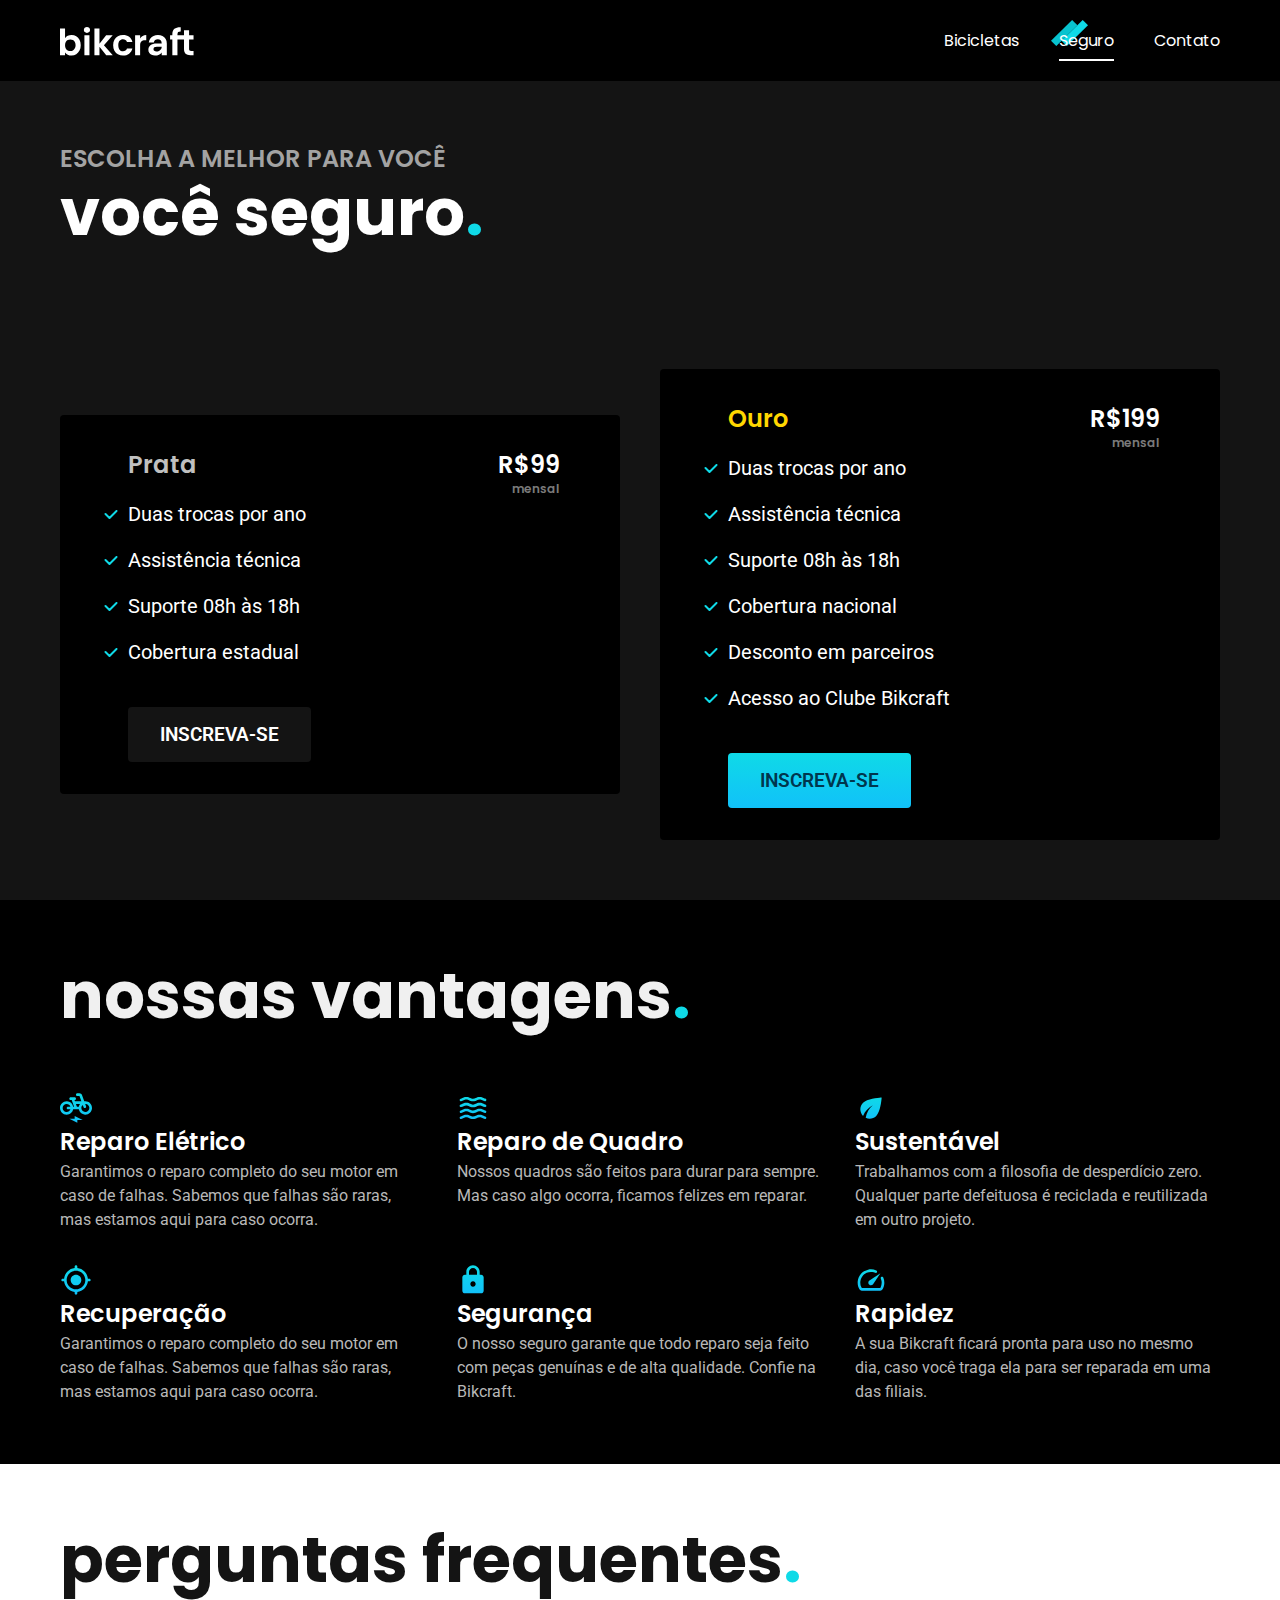
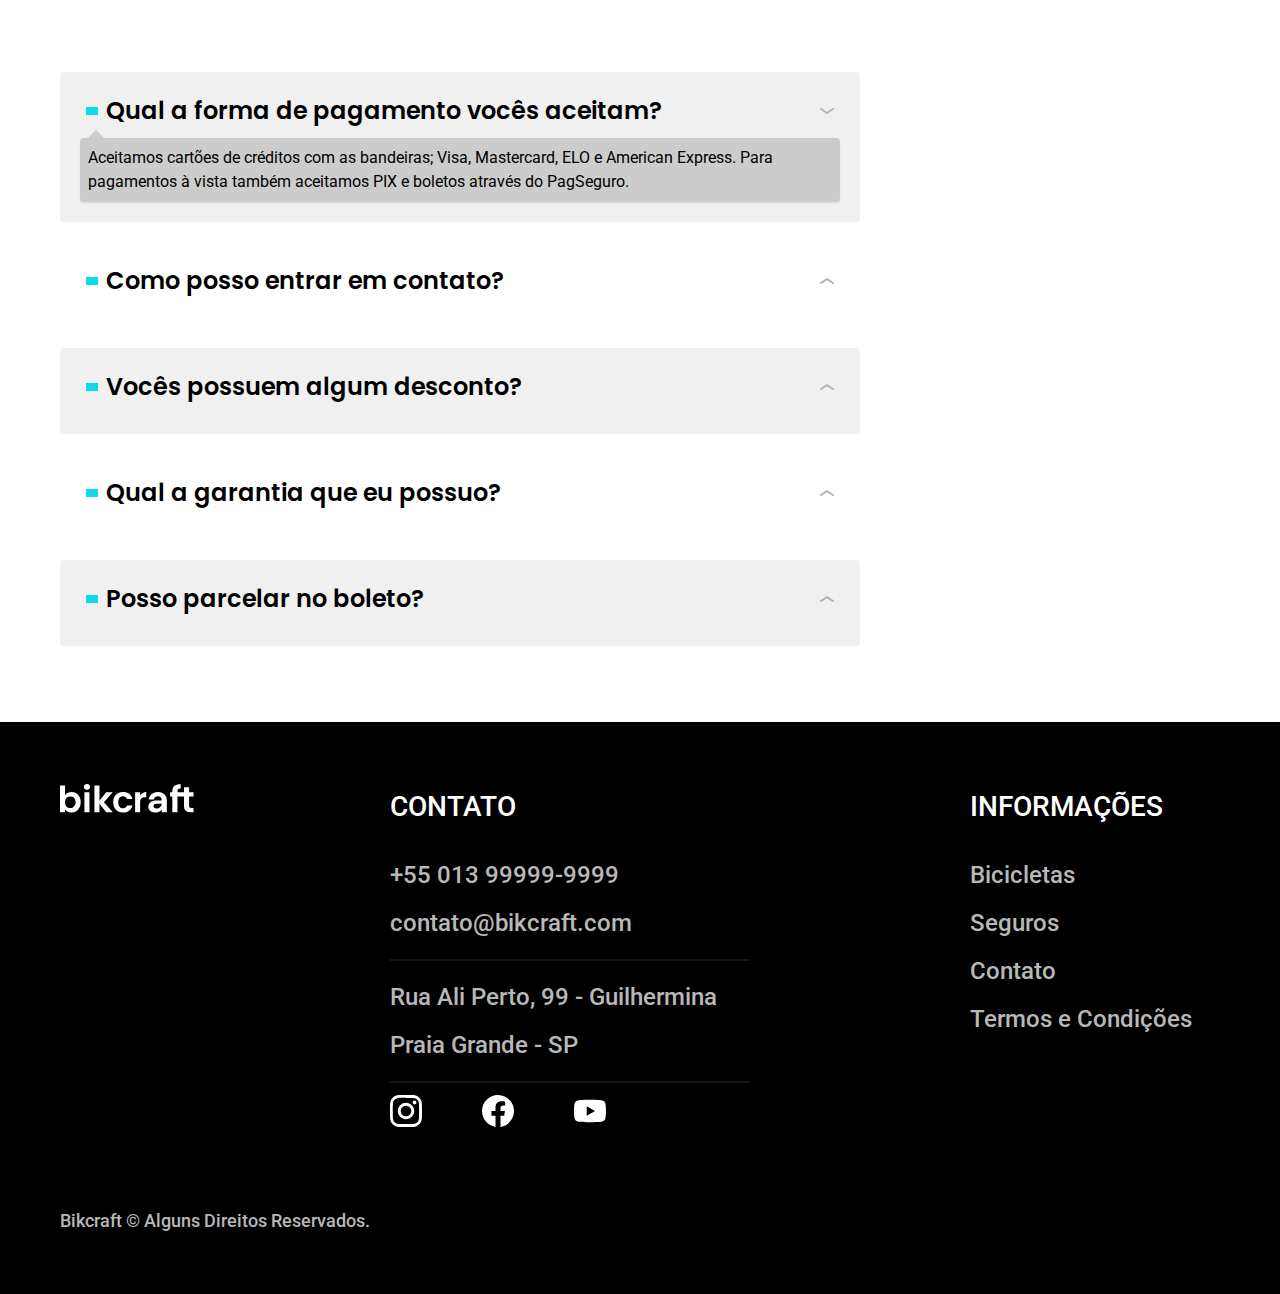
<file: seguros.html>
<!DOCTYPE html>
<html lang="pt-BR">

<head>
  <meta charset="UTF-8">
  <meta http-equiv="X-UA-Compatible" content="IE=edge">
  <meta name="viewport" content="width=device-width, initial-scale=1.0">
  <meta name="description" content="Seguros Bikcraft.">
  <link rel="preload" href="./css/style.min.css" as="style">
  <link rel="stylesheet" href="./css/style.min.css">
  <link rel="shortcut icon" href="./favicon.svg" type="image/xml">
  <title>Seguros | Bikcraft</title>
<script>document.documentElement.classList.add('js');</script>
<link rel="preconnect" href="https://fonts.googleapis.com">
  <link rel="preconnect" href="https://fonts.gstatic.com" crossorigin>
  <link href="https://fonts.googleapis.com/css2?family=Merriweather:ital,wght@1,900&family=Poppins:wght@400;500;600;700;800&family=Roboto:ital,wght@0,100;0,300;0,400;0,500;0,700;0,900;1,100;1,300;1,400;1,500;1,700;1,900&display=swap" rel="stylesheet">
</head>

<body>

  <header class="header-bg">
    <div class="header-container container">
      <a href="./index.html"><img src="./img/bikcraft.svg" width="136" height="32" alt="Bikcraft"></a>
      <ul class="menu">
        <li><a href="./bicicletas.html">Bicicletas</a></li>
        <li><a href="./seguros.html">Seguro</a></li>
        <li><a href="./contato.html">Contato</a></li>
      </ul>
    </div>
  </header>

  <main id="seguros">
    <div class="seguros-bg">
      <div class="seguros-titulo container">
        <p class="font-1-xl cor-8">ESCOLHA A MELHOR PARA VOCÊ</p>
        <h1 class="font-1-xxl cor-12">você seguro<span class="ponto-final">.</span></h1>
      </div>
    </div>

    <article class="seguros-bg">
      <div class="seguros container">
        <div class="seguros-conteudo">
          <div class="seguro-plano-prata seguro-card fadeInLeft" data-anime="200">
            <h3 class="font-1-xl">Prata</h3>
            <span class="seguro-plano-preco font-1-xl">R$99<span class="mensal font-1-xs cor-6">mensal</span></span>
            <ul class="seguro-plano-vantagens font-2-s">
              <li>
                <img src="./img/icones/lista.svg" width="14" height="9" alt>
                <p class="font-2-s">Duas trocas por ano</p>
              </li>
              <li>
                <img src="./img/icones/lista.svg" width="14" height="9" alt>
                <p class="font-2-s">Assistência técnica</p>
              </li>
              <li>
                <img src="./img/icones/lista.svg" width="14" height="9" alt>
                <p class="font-2-s">Suporte 08h às 18h</p>
              </li>
              <li>
                <img src="./img/icones/lista.svg" width="14" height="9" alt>
                <p class="font-2-s">Cobertura estadual</p>
              </li>
            </ul>
            <a class="btn-gradient btn-escuro" href="./orcamento.html?tipo=seguro&produto=prata">Inscreva-se</a>
          </div>
          <div class="seguro-plano-ouro seguro-card fadeInRight" data-anime="400">
            <h3 class="font-1-xl">Ouro</h3>
            <span class="seguro-plano-preco font-1-xl">R$199<span class="mensal font-1-xs cor-6">mensal</span></span>
            <ul class="seguro-plano-vantagens font-2-s">
              <li>
                <img src="./img/icones/lista.svg" width="14" height="9" alt>
                <p class="font-2-s">Duas trocas por ano</p>
              </li>
              <li>
                <img src="./img/icones/lista.svg" width="14" height="9" alt>
                <p class="font-2-s">Assistência técnica</p>
              </li>
              <li>
                <img src="./img/icones/lista.svg" width="14" height="9" alt>
                <p class="font-2-s">Suporte 08h às 18h</p>
              </li>
              <li>
                <img src="./img/icones/lista.svg" width="14" height="9" alt>
                <p class="font-2-s">Cobertura nacional</p>
              </li>
              <li>
                <img src="./img/icones/lista.svg" width="14" height="9" alt>
                <p class="font-2-s">Desconto em parceiros</p>
              </li>
              <li>
                <img src="./img/icones/lista.svg" width="14" height="9" alt>
                <p class="font-2-s">Acesso ao Clube Bikcraft</p>
              </li>
            </ul>
            <a class="btn-gradient" href="./orcamento.html?tipo=seguro&produto=ouro">Inscreva-se</a>
          </div>
        </div>
      </div>
    </article>

    <article class="vantagens">
      <div class="container">
        <h2 class="font-1-xxl cor-11">nossas vantagens<span class="ponto-final">.</span></h2>
        <ul class="vantagens-conteudo">
          <li>
            <img src="./img/icones/eletrica.svg" width="32" height="32" alt>
            <h3 class="font-1-l">Reparo Elétrico</h3>
            <p class="font-2-xs cor-9">Garantimos o reparo completo do seu motor em caso de falhas. Sabemos que falhas são raras, mas estamos aqui para caso ocorra.</p>
          </li>
          <li>
            <img src="./img/icones/carbono.svg" width="32" height="32" alt>
            <h3 class="font-1-l">Reparo de Quadro</h3>
            <p class="font-2-xs cor-9">Nossos quadros são feitos para durar para sempre. Mas caso algo ocorra, ficamos felizes em reparar.</p>
          </li>
          <li>
            <img src="./img/icones/sustentavel.svg" width="32" height="32" alt>
            <h3 class="font-1-l">Sustentável</h3>
            <p class="font-2-xs cor-9">Trabalhamos com a filosofia de desperdício zero. Qualquer parte defeituosa é reciclada e reutilizada em outro projeto.</p>
          </li>
          <li>
            <img src="./img/icones/rastreador.svg" width="32" height="32" alt>
            <h3 class="font-1-l">Recuperação</h3>
            <p class="font-2-xs cor-9">Garantimos o reparo completo do seu motor em caso de falhas. Sabemos que falhas são raras, mas estamos aqui para caso ocorra.</p>
          </li>
          <li>
            <img src="./img/icones/seguro.svg" width="32" height="32" alt>
            <h3 class="font-1-l">Segurança</h3>
            <p class="font-2-xs cor-9">O nosso seguro garante que todo reparo seja feito com peças genuínas e de alta qualidade. Confie na Bikcraft.</p>
          </li>
          <li>
            <img src="./img/icones/velocidade.svg" width="32" height="32" alt>
            <h3 class="font-1-l">Rapidez</h3>
            <p class="font-2-xs cor-9">A sua Bikcraft ficará pronta para uso no mesmo dia, caso você traga ela para ser reparada em uma das filiais.</p>
          </li>
        </ul>
      </div>
    </article>

    <article class="perguntas container">
      <h2 class="font-1-xxl cor-1">perguntas frequentes<span class="ponto-final">.</span></h2>
      <dl class="perguntas-conteudo cor-0">
        <div class="perguntas-container">
          <dt><button class="font-1-l" aria-controls="pergunta1" aria-expanded="true">Qual a forma de pagamento vocês aceitam?</button></dt>
          <dd class="font-2-xs ativo" id="pergunta1">Aceitamos cartões de créditos com as bandeiras; Visa, Mastercard, ELO e American Express. Para pagamentos à vista também aceitamos PIX e boletos através do PagSeguro.</dd>
        </div>
        <div class="perguntas-container">
          <dt><button class="font-1-l" aria-controls="pergunta2" aria-expanded="false">Como posso entrar em contato?</button></dt>
          <dd class="font-2-xs" id="pergunta2">Mussum Ipsum, cacilds vidis litro abertis. Mauris nec dolor in eros commodo tempor.</dd>
        </div>
        <div class="perguntas-container">
          <dt><button class="font-1-l" aria-controls="pergunta3" aria-expanded="false">Vocês possuem algum desconto?</button></dt>
          <dd class="font-2-xs" id="pergunta3">Lorem ipsum dolor sit amet consectetur, adipisicing elit. Optio voluptatibus quo tempora laudantium quaerat, quis nostrum excepturi. Ab consectetur adipisci ullam velit ad! Tempore sint quisquam est! Dolorum, quia deserunt!</dd>
        </div>
        <div class="perguntas-container">
          <dt><button class="font-1-l" aria-controls="pergunta4" aria-expanded="false">Qual a garantia que eu possuo?</button></dt>
          <dd class="font-2-xs" id="pergunta4">Lorem ipsum dolor sit amet consectetur adipisicing elit. Aperiam, deserunt commodi quae dolorem id amet non iste dolores nostrum inventore velit quibusdam dolor a earum quis impedit modi repellat dicta.</dd>
        </div>
        <div class="perguntas-container">
          <dt><button class="font-1-l" aria-controls="pergunta5" aria-expanded="false">Posso parcelar no boleto?</button></dt>
          <dd class="font-2-xs" id="pergunta5">Lorem, ipsum dolor sit amet consectetur adipisicing elit. Non unde nisi doloremque eaque ipsam ullam necessitatibus totam molestias nesciunt fugit maxime ea quidem animi aliquam reiciendis magni ad, ratione itaque.</dd>
        </div>
      </dl>
    </article>

  </main>

  <footer class="contato-bg">
    <div class="contato-container container">
      <div class="contato-imagem">
        <img src="img/bikcraft.svg" width="136" height="32" alt="Bikcraft">
      </div>
      <div class="contato-conteudo">
        <h2 class="font-2-x-b">CONTATO</h2>
        <ul class="contato-conteudo-info font-2-l-space cor-9">
          <li><a href="tel:+5513999999999">+55 013 99999-9999</a></li>
          <li><a href="mailto:contato@bikcraft.com">contato@bikcraft.com</a></li>
          <li>Rua Ali Perto, 99 - Guilhermina</li>
          <li>Praia Grande - SP</li>
        </ul>
        <div class="contato-conteudo-redes">
          <a href=""><img src="img/redes/instagram.svg" width="32" height="32" alt="Instagram"></a>
          <a href=""><img src="img/redes/facebook.svg" width="32" height="32" alt="Facebook"></a>
          <a href=""><img src="img/redes/youtube.svg" width="32" height="32" alt="YouTube"></a>
        </div>
      </div>
      <div class="contato-informacoes">
        <h2 class="font-2-x-b">INFORMAÇÕES</h2>
        <nav>
          <ul class="contato-informacoes-lista font-2-l-space">
            <li><a href="./bicicletas.html" rel="next">Bicicletas</a></li>
            <li><a href="./seguros.html" rel="next">Seguros</a></li>
            <li><a href="./contato.html" rel="next">Contato</a></li>
            <li><a href="./termos.html" rel="next">Termos e Condições</a></li>
          </ul>
        </nav>
      </div>
      <p class="font-2-m cor-9">Bikcraft &copy; Alguns Direitos Reservados.</p>
    </div>
  </footer>

  <script src="./js/plugin/simple-anime.js"></script>
  <script src="./js/script.js"></script>
</body>

</html>
</file>
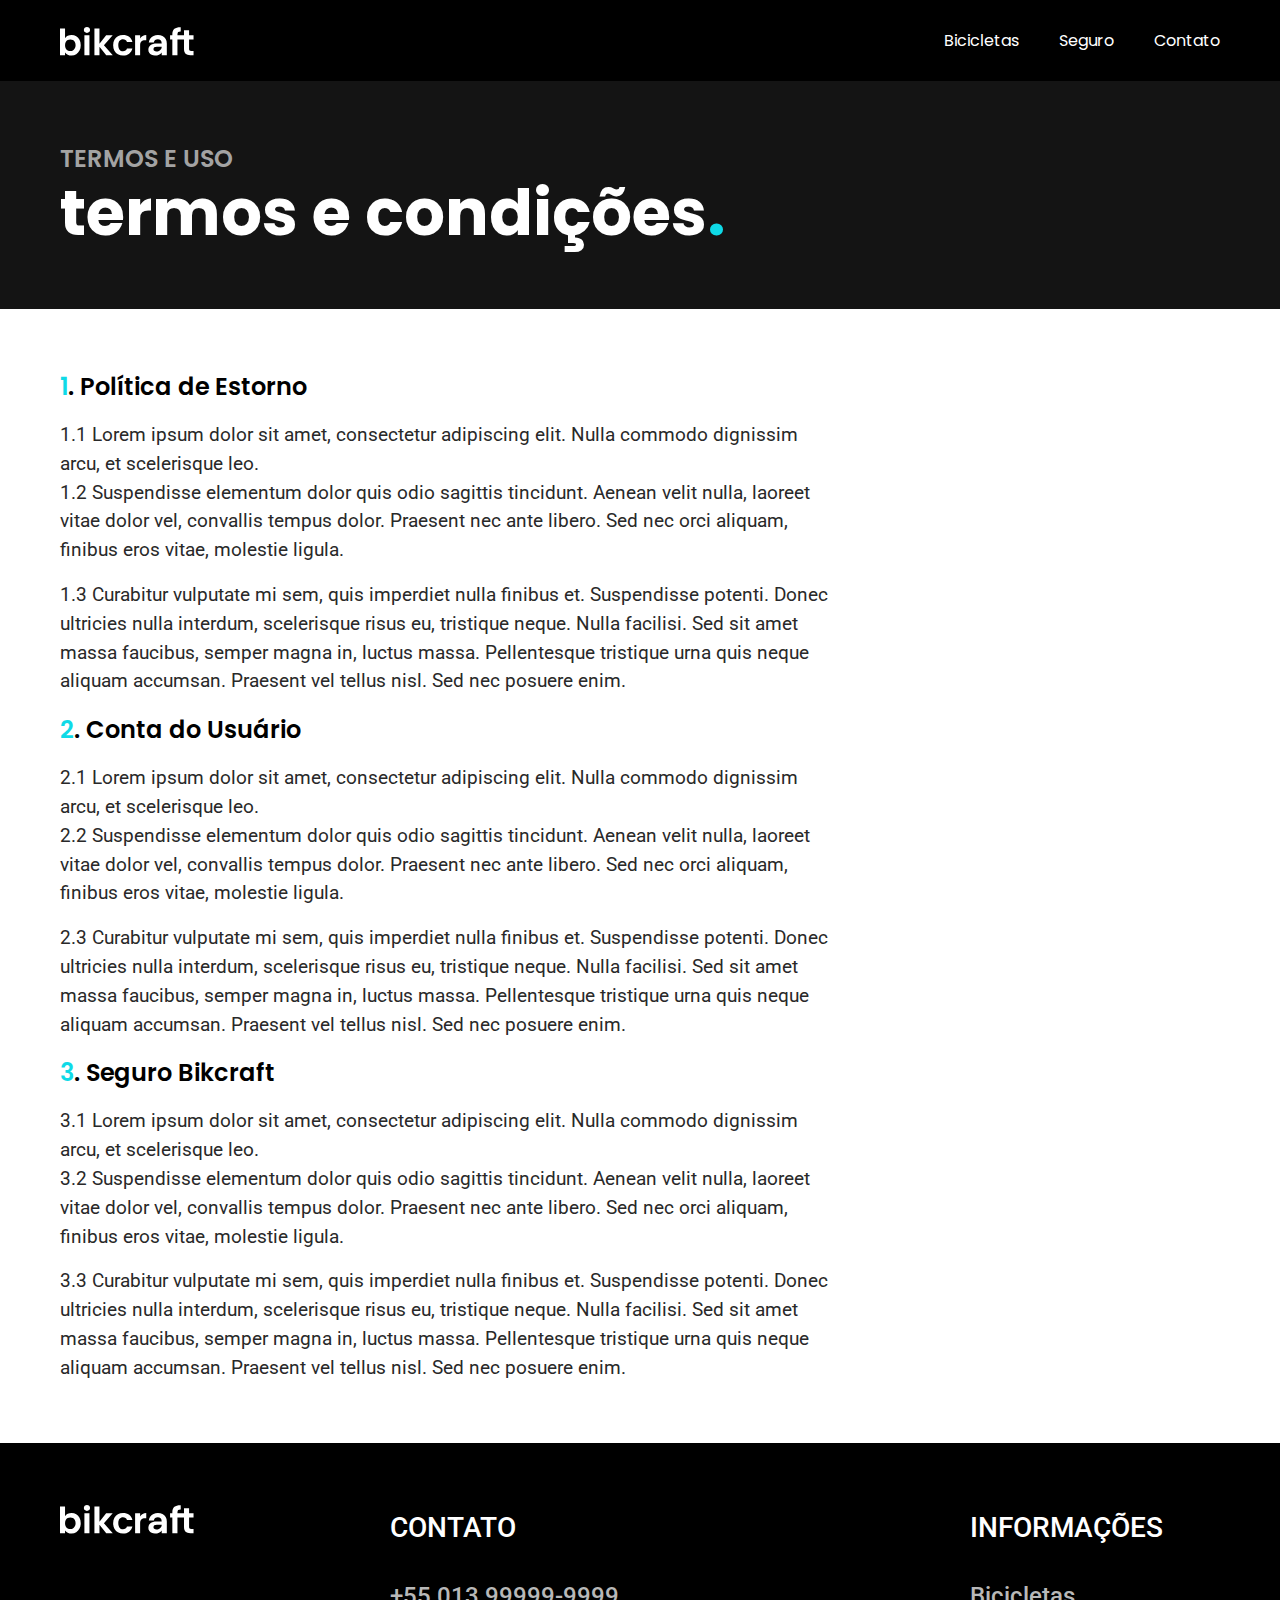
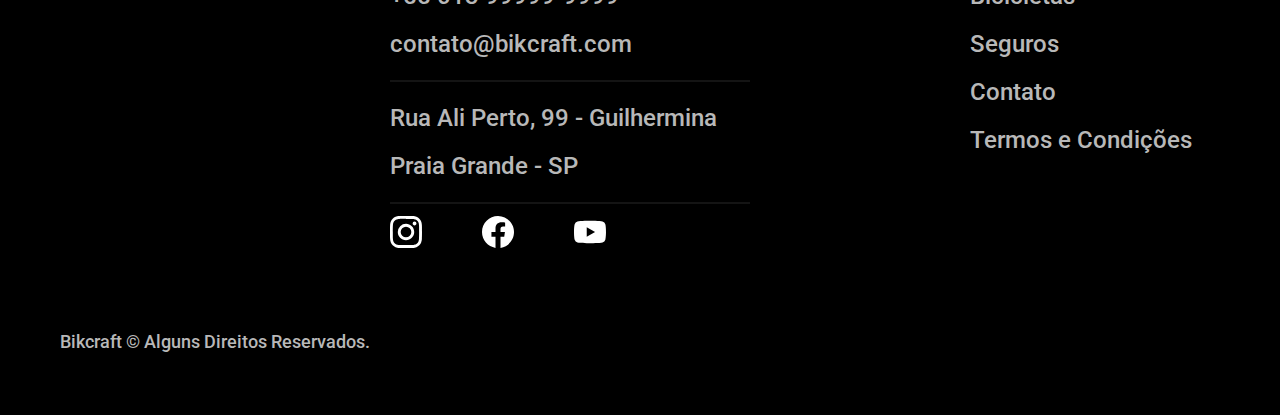
<file: termos.html>
<!DOCTYPE html>
<html lang="pt-BR">

<head>
  <meta charset="UTF-8">
  <meta http-equiv="X-UA-Compatible" content="IE=edge">
  <meta name="viewport" content="width=device-width, initial-scale=1.0">
  <meta name="description" content="Termos e Condições Bikcraft.">
  <link rel="preload" href="./css/style.min.css" as="style">
  <link rel="stylesheet" href="./css/style.min.css">
  <link rel="shortcut icon" href="./favicon.svg" type="image/xml">
  <title>Termos e Condições | Bikcraft</title>
<script>document.documentElement.classList.add('js');</script>
<link rel="preconnect" href="https://fonts.googleapis.com">
  <link rel="preconnect" href="https://fonts.gstatic.com" crossorigin>
  <link href="https://fonts.googleapis.com/css2?family=Merriweather:ital,wght@1,900&family=Poppins:wght@400;500;600;700;800&family=Roboto:ital,wght@0,100;0,300;0,400;0,500;0,700;0,900;1,100;1,300;1,400;1,500;1,700;1,900&display=swap" rel="stylesheet">
</head>

<body>

  <header class="header-bg">
    <div class="header-container container">
      <a href="./index.html"><img src="./img/bikcraft.svg" width="136" height="32" alt="Bikcraft"></a>
      <ul class="menu">
        <li><a href="./bicicletas.html">Bicicletas</a></li>
        <li><a href="./seguros.html">Seguro</a></li>
        <li><a href="./contato.html">Contato</a></li>
      </ul>
    </div>
  </header>

  <main>
    <div class="termos-bg">
      <div class="termos container">
        <p class="font-1-xl cor-8">TERMOS E USO</p>
        <h1 class="font-1-xxl cor-12">termos e condições<span class="ponto-final">.</span></h1>
      </div>
    </div>
    <div class="termos-conteudo container font-2-m">
        <h2 class="font-1-l cor-0"><span class="cor-p1">1</span>. Política de Estorno</h2>
        <p>1.1 Lorem ipsum dolor sit amet, consectetur adipiscing elit. Nulla commodo dignissim arcu, et scelerisque leo.</p>
        <p>1.2 Suspendisse elementum dolor quis odio sagittis tincidunt. Aenean velit nulla, laoreet vitae dolor vel, convallis tempus dolor. Praesent nec ante libero. Sed nec orci aliquam, finibus eros vitae, molestie ligula. </p>
        <p>1.3 Curabitur vulputate mi sem, quis imperdiet nulla finibus et. Suspendisse potenti. Donec ultricies nulla interdum, scelerisque risus eu, tristique neque. Nulla facilisi. Sed sit amet massa faucibus, semper magna in, luctus massa. Pellentesque tristique urna quis neque aliquam accumsan. Praesent vel tellus nisl. Sed nec posuere enim.</p>
        <h2 class="font-1-l cor-0"><span class="cor-p1">2</span>. Conta do Usuário</h2>
        <p>2.1 Lorem ipsum dolor sit amet, consectetur adipiscing elit. Nulla commodo dignissim arcu, et scelerisque leo.</p>
        <p>2.2 Suspendisse elementum dolor quis odio sagittis tincidunt. Aenean velit nulla, laoreet vitae dolor vel, convallis tempus dolor. Praesent nec ante libero. Sed nec orci aliquam, finibus eros vitae, molestie ligula.</p>
        <p>2.3 Curabitur vulputate mi sem, quis imperdiet nulla finibus et. Suspendisse potenti. Donec ultricies nulla interdum, scelerisque risus eu, tristique neque. Nulla facilisi. Sed sit amet massa faucibus, semper magna in, luctus massa. Pellentesque tristique urna quis neque aliquam accumsan. Praesent vel tellus nisl. Sed nec posuere enim.</p>
        <h2 class="font-1-l cor-0"><span class="cor-p1">3</span>. Seguro Bikcraft</h2>
        <p>3.1 Lorem ipsum dolor sit amet, consectetur adipiscing elit. Nulla commodo dignissim arcu, et scelerisque leo. </p>
        <p>3.2 Suspendisse elementum dolor quis odio sagittis tincidunt. Aenean velit nulla, laoreet vitae dolor vel, convallis tempus dolor. Praesent nec ante libero. Sed nec orci aliquam, finibus eros vitae, molestie ligula. </p>
        <p>3.3 Curabitur vulputate mi sem, quis imperdiet nulla finibus et. Suspendisse potenti. Donec ultricies nulla interdum, scelerisque risus eu, tristique neque. Nulla facilisi. Sed sit amet massa faucibus, semper magna in, luctus massa. Pellentesque tristique urna quis neque aliquam accumsan. Praesent vel tellus nisl. Sed nec posuere enim.</p>
    </div>
  </main>

  <footer class="contato-bg">
    <div class="contato-container container">
      <div class="contato-imagem">
        <img src="img/bikcraft.svg" width="136" height="32" alt="Bikcraft">
      </div>
      <div class="contato-conteudo">
        <h2 class="font-2-x-b">CONTATO</h2>
        <ul class="contato-conteudo-info font-2-l-space cor-9">
          <li><a href="tel:+5513999999999">+55 013 99999-9999</a></li>
          <li><a href="mailto:contato@bikcraft.com">contato@bikcraft.com</a></li>
          <li>Rua Ali Perto, 99 - Guilhermina</li>
          <li>Praia Grande - SP</li>
        </ul>
        <div class="contato-conteudo-redes">
          <a href=""><img src="img/redes/instagram.svg" width="32" height="32" alt="Instagram"></a>
          <a href=""><img src="img/redes/facebook.svg" width="32" height="32" alt="Facebook"></a>
          <a href=""><img src="img/redes/youtube.svg" width="32" height="32" alt="YouTube"></a>
        </div>
      </div>
      <div class="contato-informacoes">
        <h2 class="font-2-x-b">INFORMAÇÕES</h2>
        <nav>
          <ul class="contato-informacoes-lista font-2-l-space">
            <li><a href="./bicicletas.html" rel="next">Bicicletas</a></li>
            <li><a href="./seguros.html" rel="next">Seguros</a></li>
            <li><a href="./contato.html" rel="next">Contato</a></li>
            <li><a href="./termos.html" rel="next">Termos e Condições</a></li>
          </ul>
        </nav>
      </div>
      <p class="font-2-m cor-9">Bikcraft &copy; Alguns Direitos Reservados.</p>
    </div>
  </footer>

  <script src="./js/script.js"></script>
</body>

</html>
</file>
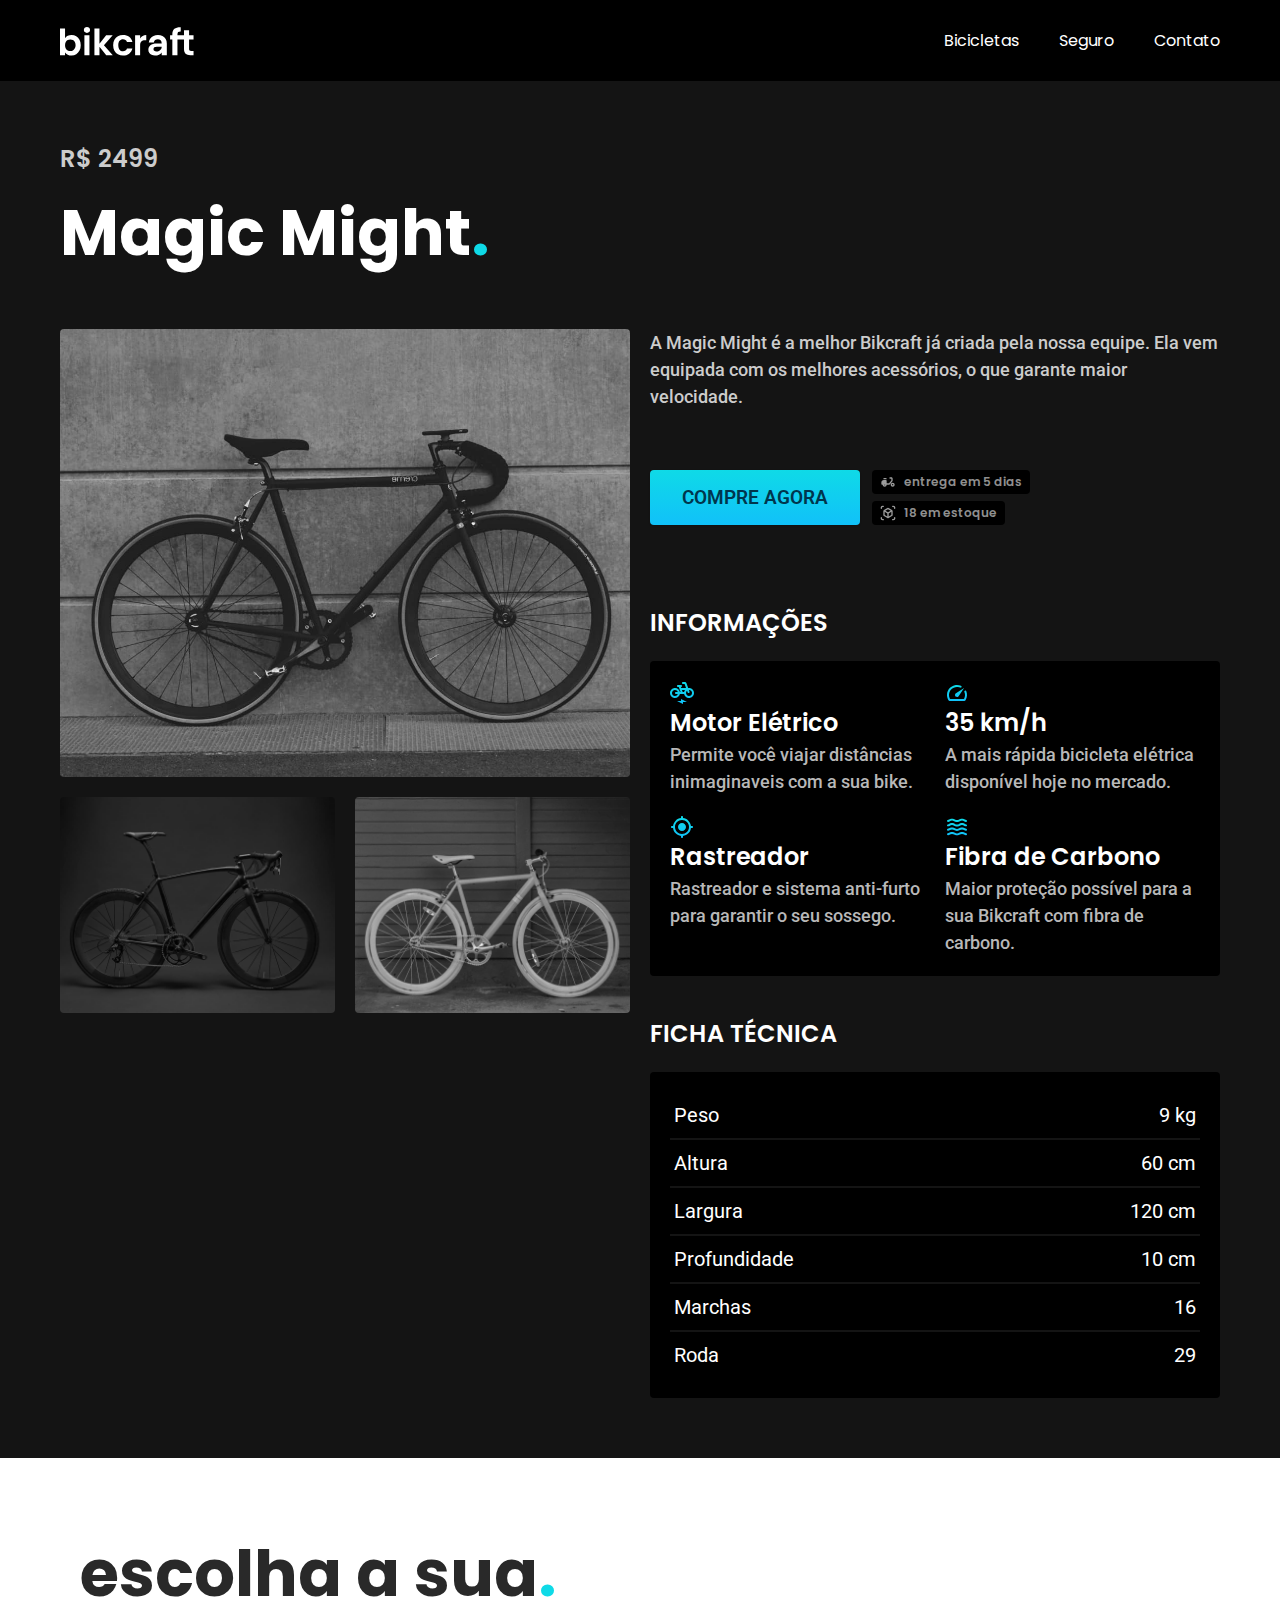
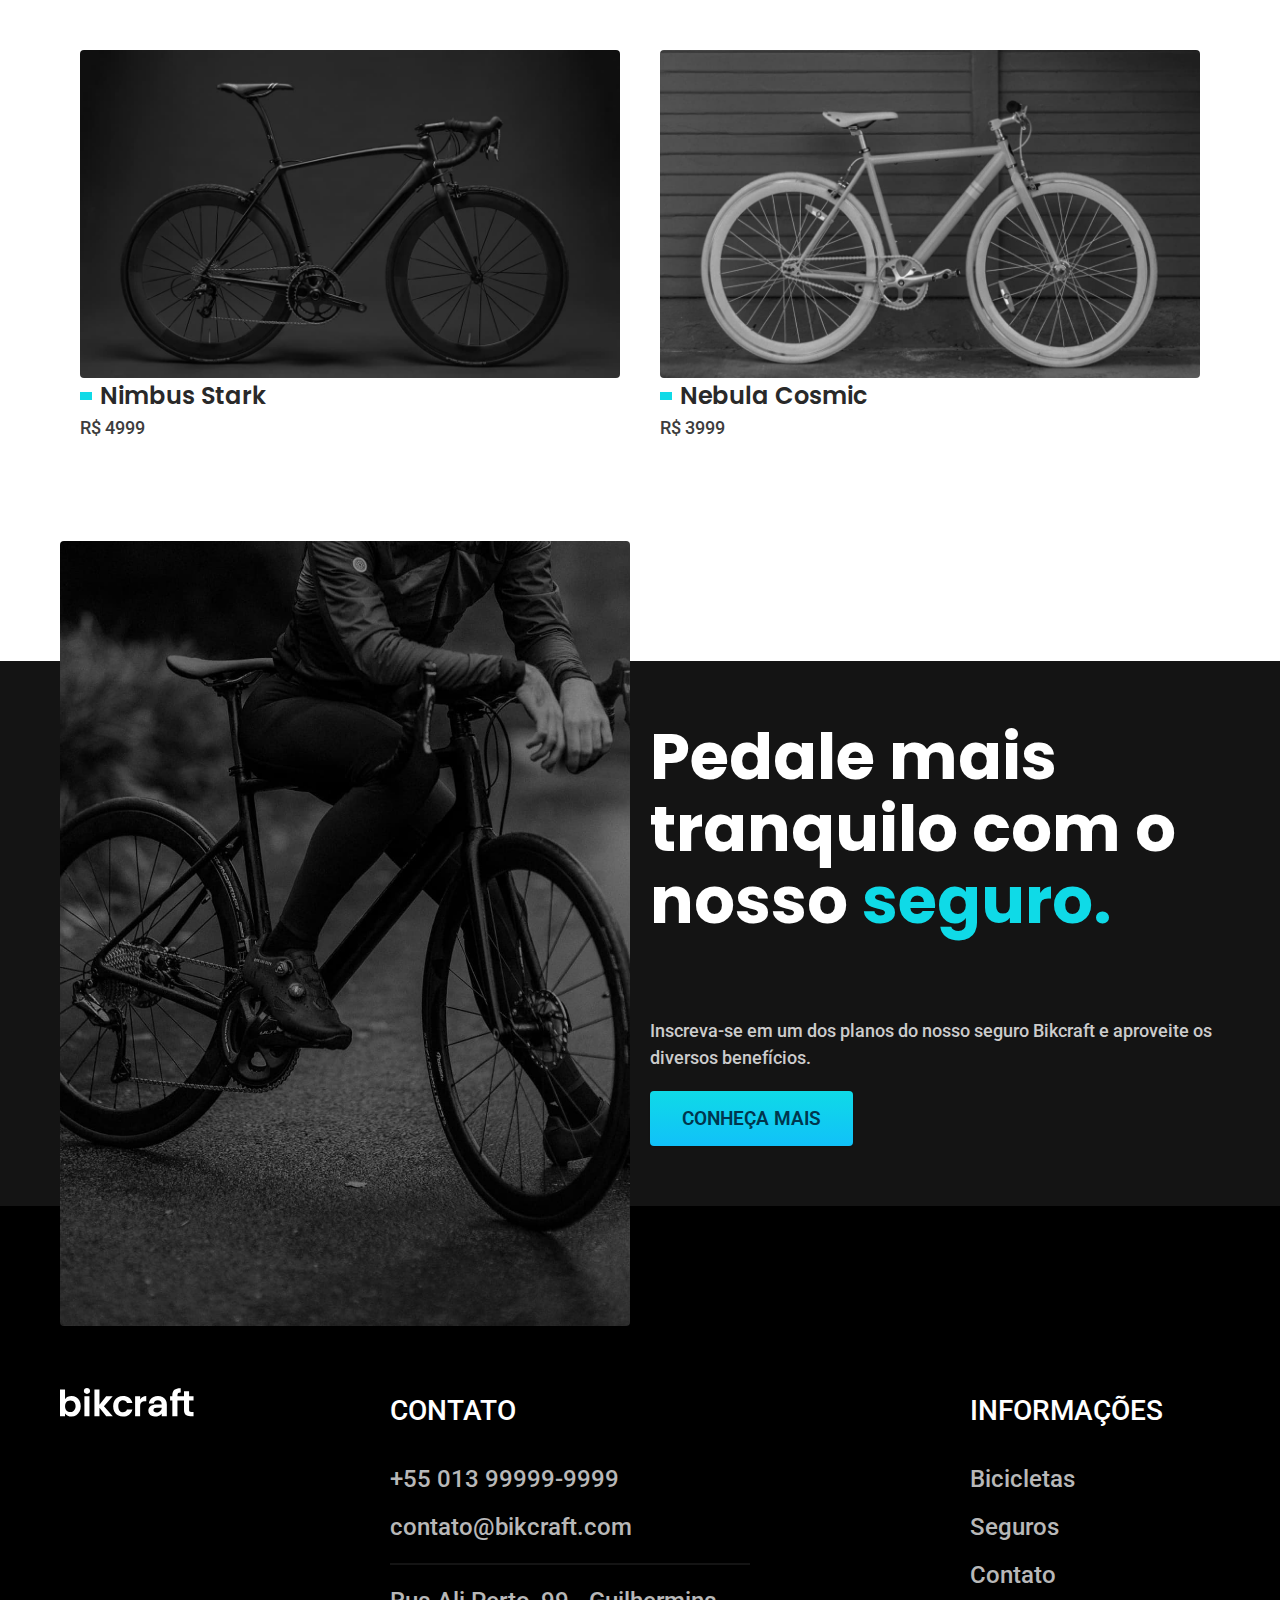
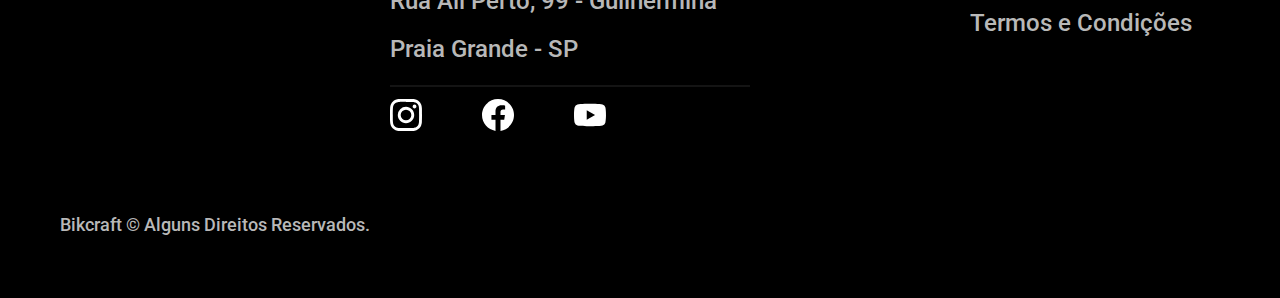
<file: bicicletas/magic.html>
<!DOCTYPE html>
<html lang="pt-BR">

<head>
  <meta charset="UTF-8">
  <meta http-equiv="X-UA-Compatible" content="IE=edge">
  <meta name="viewport" content="width=device-width, initial-scale=1.0">
  <meta name="description" content="Nossas Bicicletas | Magic Might, Magic Stark e Nebula Cosmic. Perfeita para você.">
  <link rel="stylesheet" href="../css/style.min.css">
  <link rel="shortcut icon" href="../favicon.svg" type="image/xml">
  <title>Magic Might | Bikcraft</title>
<script>document.documentElement.classList.add('js');</script>
<link rel="preconnect" href="https://fonts.googleapis.com">
  <link rel="preconnect" href="https://fonts.gstatic.com" crossorigin>
  <link href="https://fonts.googleapis.com/css2?family=Merriweather:ital,wght@1,900&family=Poppins:wght@400;500;600;700;800&family=Roboto:ital,wght@0,100;0,300;0,400;0,500;0,700;0,900;1,100;1,300;1,400;1,500;1,700;1,900&display=swap" rel="stylesheet">
</head>

<body>

  <header class="header-bg">
    <div class="header-container container">
      <a href="../index.html" rel="prev"><img src="../img/bikcraft.svg" width="136" height="32" alt="Bikcraft"></a>
      <ul class="menu">
        <li><a href="./bicicletas.html" rel="next">Bicicletas</a></li>
        <li><a href="./seguros.html" rel="next">Seguro</a></li>
        <li><a href="./contato.html" rel="next">Contato</a></li>
      </ul>
    </div>
  </header>

  <main id="nimbus">
    <div class="nimbus-bg">
      <div class="nimbus container">
        <span class="font-1-l cor-10">R$ 2499</span>
        <h1 class="font-1-xxl cor-12">Magic Might<span class="ponto-final">.</span></h1>
        <div class="nimbus-imagens">
          <img src="../img/bicicleta/nimbus2.jpg" width="1120" height="880" alt="Bicicleta preta Magic Might">
          <img src="../img/bicicleta/nimbus1.jpg" width="1120" height="880" alt="Bicicleta preta Nimbus Stark">
          <img src="../img/bicicleta/nimbus3.jpg" width="1120" height="880" alt="Bicicleta preta Nebula Cosmic">
        </div>
        <div class="nimbus-conteudo">
          <p class="font-2-m cor-10">A Magic Might é a melhor Bikcraft já criada pela nossa equipe. Ela vem equipada com os melhores acessórios, o que garante maior velocidade.</p>
          <div class="btn-conteudo">
            <a class="btn-gradient" href="../orcamento.html?tipo=bikcraft&produto=magic">COMPRE AGORA</a>
            <ul class="btn-tags font-1-xs cor-7">
              <li>
                <img src="../img/icones/entrega.svg" width="16" height="16" alt>
                entrega em 5 dias
              </li>
              <li>
                <img src="../img/icones/estoque.svg" width="16" height="16" alt>
                18 em estoque
              </li>
            </ul>
          </div>
          <h3 class="font-1-l">INFORMAÇÕES</h3>
          <ul class="nimbus-vantagens">
            <li>
              <img src="../img/icones/eletrica.svg" width="24" height="24" alt>
              <h4 class="font-1-l">Motor Elétrico</h4>
              <p class="font-2-m cor-9">Permite você viajar distâncias inimaginaveis com a sua bike.</p>
            </li>
            <li>
              <img src="../img/icones/velocidade.svg" width="24" height="24" alt>
              <h4 class="font-1-l">35 km/h</h4>
              <p class="font-2-m cor-9">A mais rápida bicicleta elétrica disponível hoje no mercado.</p>
            </li>
            <li>
              <img src="../img/icones/rastreador.svg" width="24" height="24" alt>
              <h4 class="font-1-l">Rastreador</h4>
              <p class="font-2-m cor-9">Rastreador e sistema anti-furto para garantir o seu sossego.</p>
            </li>
            <li>
              <img src="../img/icones/carbono.svg" width="24" height="24" alt>
              <h4 class="font-1-l">Fibra de Carbono</h4>
              <p class="font-2-m cor-9">Maior proteção possível para a sua Bikcraft com fibra de carbono.</p>
            </li>
          </ul>
          <h3 class="font-1-l">FICHA TÉCNICA</h3>
          <ul class="nimbus-ficha font-2-s">
            <li><p>Peso</p> <span>9 kg</span></li>
            <li><p>Altura</p> <span>60 cm</span></li>
            <li><p>Largura</p><span>120 cm</span></li>
            <li><p>Profundidade</p><span>10 cm</span></li>
            <li><p>Marchas</p><span>16</span></li>
            <li><p>Roda</p><span>29</span></li>
          </ul>
        </div>
      </div>
    </div>

    <article class="bicicletas-lista container">
      <div class="bicicletas-lista-container">
        <h2 class="font-1-xxl container cor-2">escolha a sua<span class="ponto-final">.</span></h2>
        <ul class="bicicletas-lista-itens">
          <li>
            <a href="../bicicletas/nimbus.html" rel="next">
              <img src="../img/bicicletas/nimbus.jpg" width="1120" height="680" alt="">
              <h3 class="font-1-xl cor-2">Nimbus Stark</h3>
              <span class="font-2-m cor-3">R$ 4999</span>
            </a>
          </li>
          <li>
            <a href="../bicicletas/nebula.html" rel="next">
              <img src="../img/bicicletas/nebula.jpg" width="1120" height="680" alt="">
              <h3 class="font-1-xl cor-2">Nebula Cosmic</h3>
              <span class="font-2-m cor-3">R$ 3999</span>
            </a>
          </li>
        </ul>
      </div>
    </article>

    <article class="escolha-bg">
      <div class="escolha-seguro container">
        <div class="escolha-seguro-imagem">
          <img src="../img/fotos/seguros.jpg" width="1120" height="680" alt="Homem em cima de uma bicicleta preta Bikcraft.">
        </div>
        <div class="escolha-seguro-conteudo">
          <h2 class="font-1-xxl cor-12">Pedale mais tranquilo com o nosso <span class="ponto-final">seguro.</span></h2>
          <p class="font-2-m cor-10">Inscreva-se em um dos planos do nosso seguro Bikcraft e aproveite os diversos benefícios.</p>
          <a class="btn-gradient" href="../seguros.html">CONHEÇA MAIS</a>
        </div>
      </div>
    </article>

  </main>

  <footer class="contato-bg">
    <div class="contato-container container">
      <div class="contato-imagem">
        <img src="../img/bikcraft.svg" width="136" height="32" alt="Bikcraft">
      </div>
      <div class="contato-conteudo">
        <h2 class="font-2-x-b">CONTATO</h2>
        <ul class="contato-conteudo-info font-2-l-space cor-9">
          <li><a href="tel:+5513999999999">+55 013 99999-9999</a></li>
          <li><a href="mailto:contato@bikcraft.com">contato@bikcraft.com</a></li>
          <li>Rua Ali Perto, 99 - Guilhermina</li>
          <li>Praia Grande - SP</li>
        </ul>
        <div class="contato-conteudo-redes">
          <a href=""><img src="../img/redes/instagram.svg" width="32" height="32" alt="Instagram"></a>
          <a href=""><img src="../img/redes/facebook.svg" width="32" height="32" alt="Facebook"></a>
          <a href=""><img src="../img/redes/youtube.svg" width="32" height="32" alt="YouTube"></a>
        </div>
      </div>
      <div class="contato-informacoes">
        <h2 class="font-2-x-b">INFORMAÇÕES</h2>
        <nav>
          <ul class="contato-informacoes-lista font-2-l-space">
            <li><a href="../bicicletas.html" rel="next">Bicicletas</a></li>
            <li><a href="../seguros.html" rel="next">Seguros</a></li>
            <li><a href="../contato.html" rel="next">Contato</a></li>
            <li><a href="../termos.html" rel="next">Termos e Condições</a></li>
          </ul>
        </nav>
      </div>
      <p class="font-2-m cor-9">Bikcraft &copy; Alguns Direitos Reservados.</p>
    </div>
  </footer>

  <script src="../js/script.js"></script>
</body>

</html>
</file>
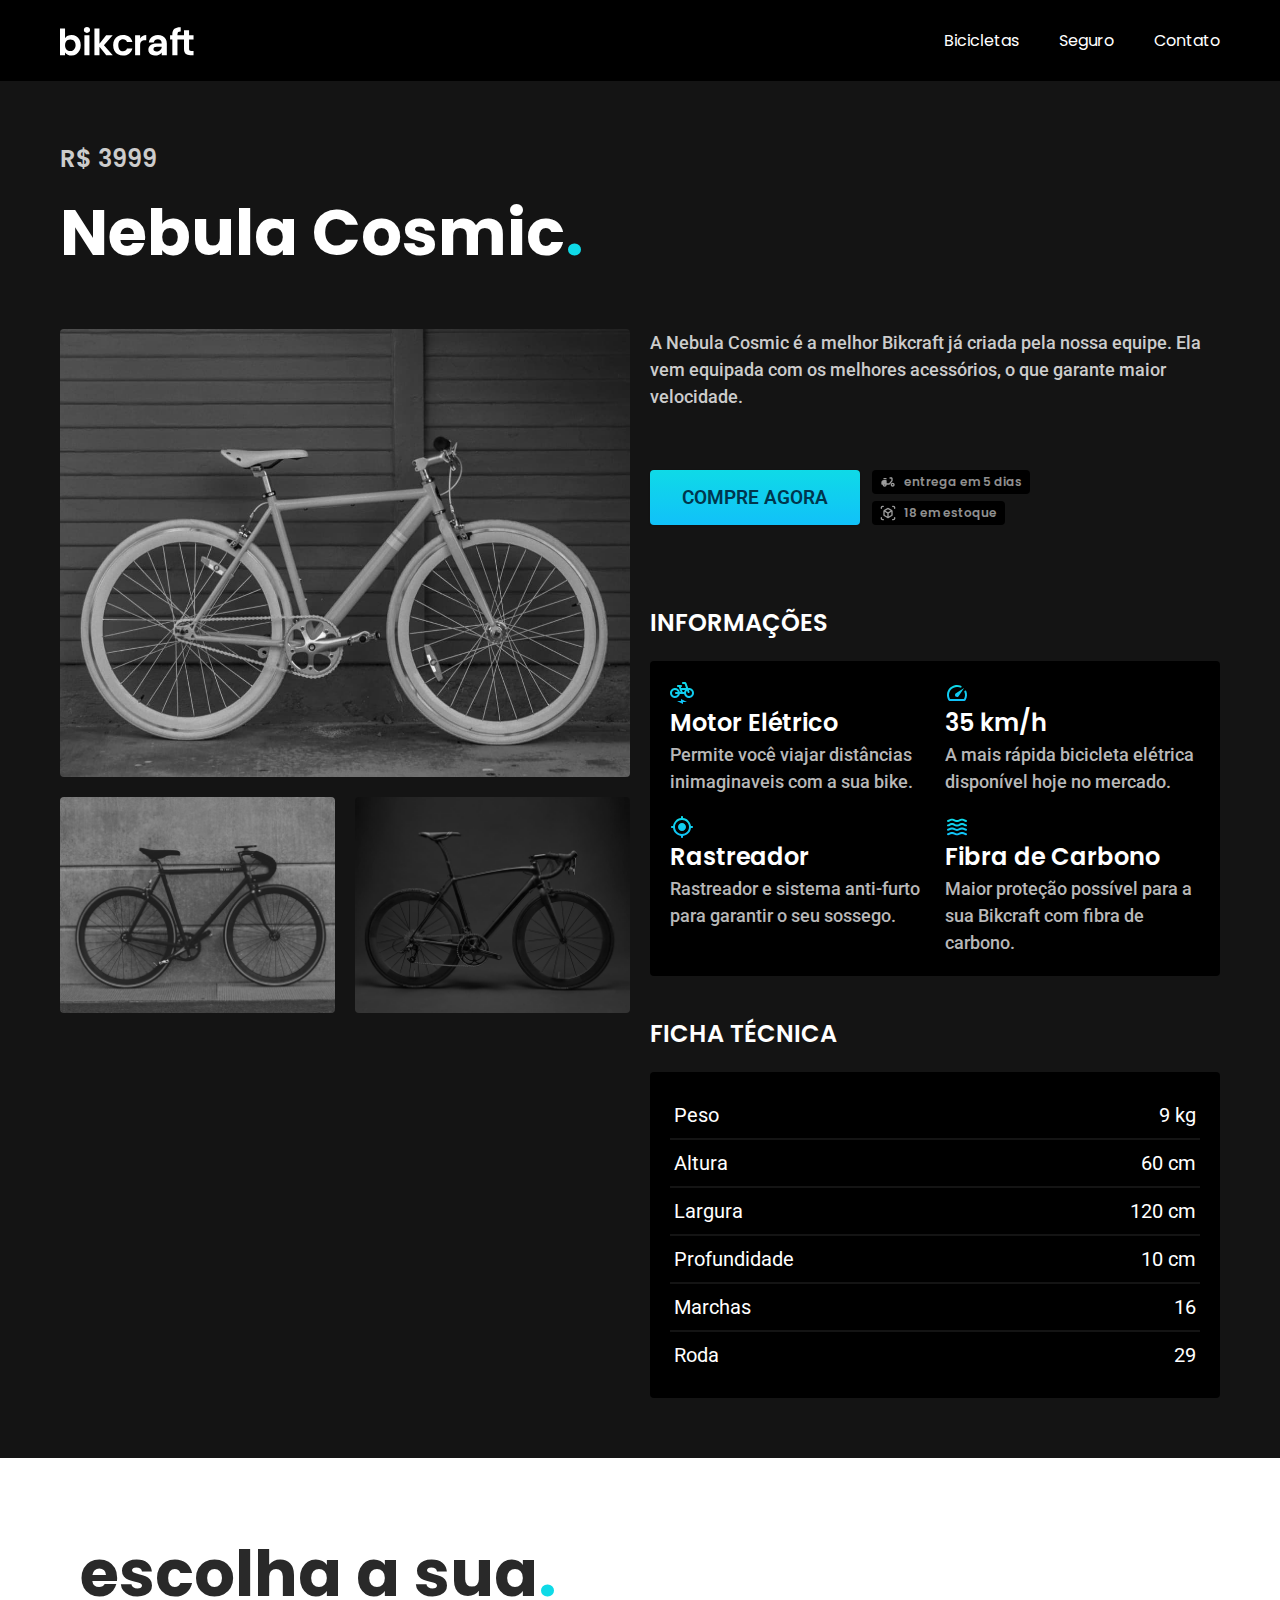
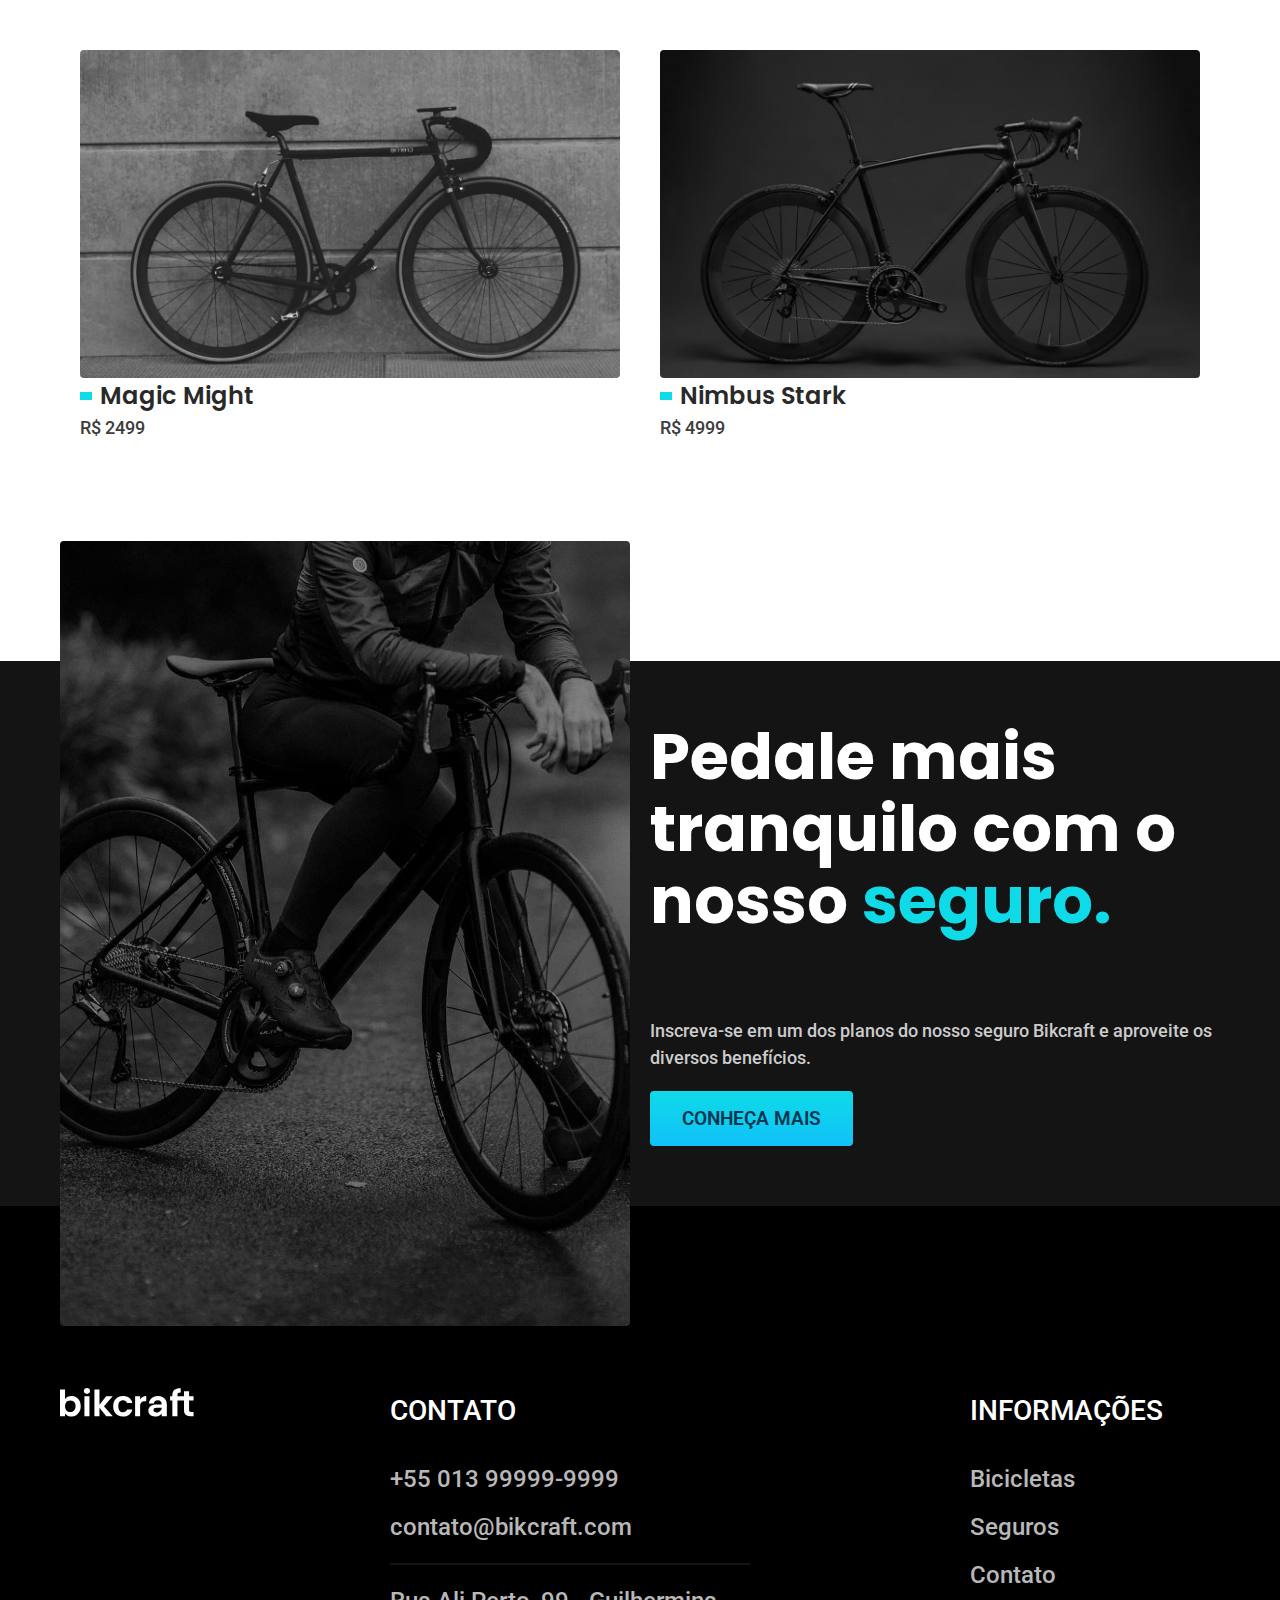
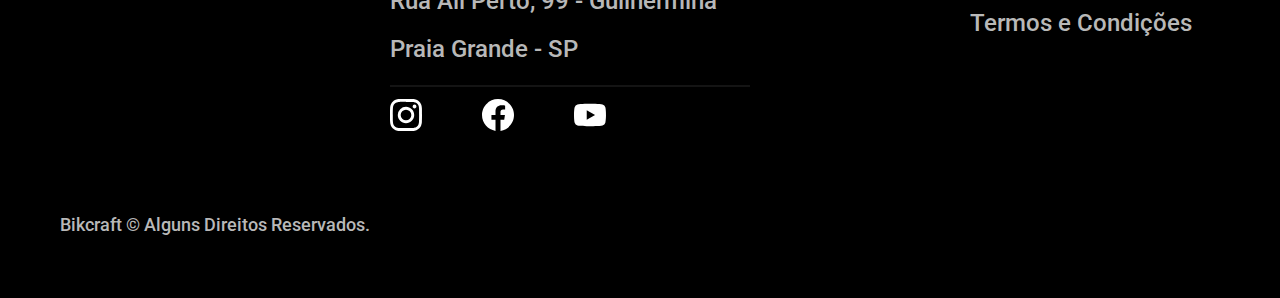
<file: bicicletas/nebula.html>
<!DOCTYPE html>
<html lang="pt-BR">

<head>
  <meta charset="UTF-8">
  <meta http-equiv="X-UA-Compatible" content="IE=edge">
  <meta name="viewport" content="width=device-width, initial-scale=1.0">
  <meta name="description" content="Nossas Bicicletas | Nimbus Stark, Magic Stark e Nebula Cosmic. Perfeita para você.">
  <link rel="stylesheet" href="../css/style.min.css">
  <link rel="shortcut icon" href="../favicon.svg" type="image/xml">
  <title>Nebula Cosmic | Bikcraft</title>
<script>document.documentElement.classList.add('js');</script>
<link rel="preconnect" href="https://fonts.googleapis.com">
  <link rel="preconnect" href="https://fonts.gstatic.com" crossorigin>
  <link href="https://fonts.googleapis.com/css2?family=Merriweather:ital,wght@1,900&family=Poppins:wght@400;500;600;700;800&family=Roboto:ital,wght@0,100;0,300;0,400;0,500;0,700;0,900;1,100;1,300;1,400;1,500;1,700;1,900&display=swap" rel="stylesheet">
</head>

<body>

  <header class="header-bg">
    <div class="header-container container">
      <a href="../index.html" rel="prev"><img src="../img/bikcraft.svg" width="136" height="32" alt="Bikcraft"></a>
      <ul class="menu">
        <li><a href="./bicicletas.html" rel="next">Bicicletas</a></li>
        <li><a href="./seguros.html" rel="next">Seguro</a></li>
        <li><a href="./contato.html" rel="next">Contato</a></li>
      </ul>
    </div>
  </header>

  <main id="nimbus">
    <div class="nimbus-bg">
      <div class="nimbus container">
        <span class="font-1-l cor-10">R$ 3999</span>
        <h1 class="font-1-xxl cor-12">Nebula Cosmic<span class="ponto-final">.</span></h1>
        <div class="nimbus-imagens">
          <img src="../img/bicicleta/nimbus3.jpg" width="1120" height="880" alt="Bicicleta preta Nebula Cosmic">
          <img src="../img/bicicleta/nimbus2.jpg" width="1120" height="880" alt="Bicicleta preta Magic Might">
          <img src="../img/bicicleta/nimbus1.jpg" width="1120" height="880" alt="Bicicleta preta Nebula Cosmic">
        </div>
        <div class="nimbus-conteudo">
          <p class="font-2-m cor-10">A Nebula Cosmic é a melhor Bikcraft já criada pela nossa equipe. Ela vem equipada com os melhores acessórios, o que garante maior velocidade.</p>
          <div class="btn-conteudo">
            <a class="btn-gradient" href="../orcamento.html?tipo=bikcraft&produto=nebula">COMPRE AGORA</a>
            <ul class="btn-tags font-1-xs cor-7">
              <li>
                <img src="../img/icones/entrega.svg" width="16" height="16" alt>
                entrega em 5 dias
              </li>
              <li>
                <img src="../img/icones/estoque.svg" width="16" height="16" alt>
                18 em estoque
              </li>
            </ul>
          </div>
          <h3 class="font-1-l">INFORMAÇÕES</h3>
          <ul class="nimbus-vantagens">
            <li>
              <img src="../img/icones/eletrica.svg" width="24" height="24" alt>
              <h4 class="font-1-l">Motor Elétrico</h4>
              <p class="font-2-m cor-9">Permite você viajar distâncias inimaginaveis com a sua bike.</p>
            </li>
            <li>
              <img src="../img/icones/velocidade.svg" width="24" height="24" alt>
              <h4 class="font-1-l">35 km/h</h4>
              <p class="font-2-m cor-9">A mais rápida bicicleta elétrica disponível hoje no mercado.</p>
            </li>
            <li>
              <img src="../img/icones/rastreador.svg" width="24" height="24" alt>
              <h4 class="font-1-l">Rastreador</h4>
              <p class="font-2-m cor-9">Rastreador e sistema anti-furto para garantir o seu sossego.</p>
            </li>
            <li>
              <img src="../img/icones/carbono.svg" width="24" height="24" alt>
              <h4 class="font-1-l">Fibra de Carbono</h4>
              <p class="font-2-m cor-9">Maior proteção possível para a sua Bikcraft com fibra de carbono.</p>
            </li>
          </ul>
          <h3 class="font-1-l">FICHA TÉCNICA</h3>
          <ul class="nimbus-ficha font-2-s">
            <li><p>Peso</p> <span>9 kg</span></li>
            <li><p>Altura</p> <span>60 cm</span></li>
            <li><p>Largura</p><span>120 cm</span></li>
            <li><p>Profundidade</p><span>10 cm</span></li>
            <li><p>Marchas</p><span>16</span></li>
            <li><p>Roda</p><span>29</span></li>
          </ul>
        </div>
      </div>
    </div>

    <article class="bicicletas-lista container">
      <div class="bicicletas-lista-container">
        <h2 class="font-1-xxl container cor-2">escolha a sua<span class="ponto-final">.</span></h2>
        <ul class="bicicletas-lista-itens">
          <li>
            <a href="../bicicletas/magic.html" rel="next">
              <img src="../img/bicicletas/magic.jpg" width="1120" height="680" alt="">
              <h3 class="font-1-xl cor-2">Magic Might</h3>
              <span class="font-2-m cor-3">R$ 2499</span>
            </a>
          </li>
          <li>
            <a href="../bicicletas/nimbus.html" rel="next">
              <img src="../img/bicicletas/nimbus.jpg" width="1120" height="680" alt="">
              <h3 class="font-1-xl cor-2">Nimbus Stark</h3>
              <span class="font-2-m cor-3">R$ 4999</span>
            </a>
          </li>
        </ul>
      </div>
    </article>

    <article class="escolha-bg">
      <div class="escolha-seguro container">
        <div class="escolha-seguro-imagem">
          <img src="../img/fotos/seguros.jpg" width="1360" height="1512" alt="Homem em cima de uma bicicleta preta Bikcraft.">
        </div>
        <div class="escolha-seguro-conteudo">
          <h2 class="font-1-xxl cor-12">Pedale mais tranquilo com o nosso <span class="ponto-final">seguro.</span></h2>
          <p class="font-2-m cor-10">Inscreva-se em um dos planos do nosso seguro Bikcraft e aproveite os diversos benefícios.</p>
          <a class="btn-gradient" href="../seguros.html">CONHEÇA MAIS</a>
        </div>
      </div>
    </article>

  </main>

  <footer class="contato-bg">
    <div class="contato-container container">
      <div class="contato-imagem">
        <img src="../img/bikcraft.svg" width="136" height="32" alt="Bikcraft">
      </div>
      <div class="contato-conteudo">
        <h2 class="font-2-x-b">CONTATO</h2>
        <ul class="contato-conteudo-info font-2-l-space cor-9">
          <li><a href="tel:+5513999999999">+55 013 99999-9999</a></li>
          <li><a href="mailto:contato@bikcraft.com">contato@bikcraft.com</a></li>
          <li>Rua Ali Perto, 99 - Guilhermina</li>
          <li>Praia Grande - SP</li>
        </ul>
        <div class="contato-conteudo-redes">
          <a href=""><img src="../img/redes/instagram.svg" width="32" height="32" alt="Instagram"></a>
          <a href=""><img src="../img/redes/facebook.svg" width="32" height="32" alt="Facebook"></a>
          <a href=""><img src="../img/redes/youtube.svg" width="32" height="32" alt="YouTube"></a>
        </div>
      </div>
      <div class="contato-informacoes">
        <h2 class="font-2-x-b">INFORMAÇÕES</h2>
        <nav>
          <ul class="contato-informacoes-lista font-2-l-space">
            <li><a href="../bicicletas.html" rel="next">Bicicletas</a></li>
            <li><a href="../seguros.html" rel="next">Seguros</a></li>
            <li><a href="../contato.html" rel="next">Contato</a></li>
            <li><a href="../termos.html" rel="next">Termos e Condições</a></li>
          </ul>
        </nav>
      </div>
      <p class="font-2-m cor-9">Bikcraft &copy; Alguns Direitos Reservados.</p>
    </div>
  </footer>

  <script src="../js/script.js"></script>
</body>

</html>
</file>
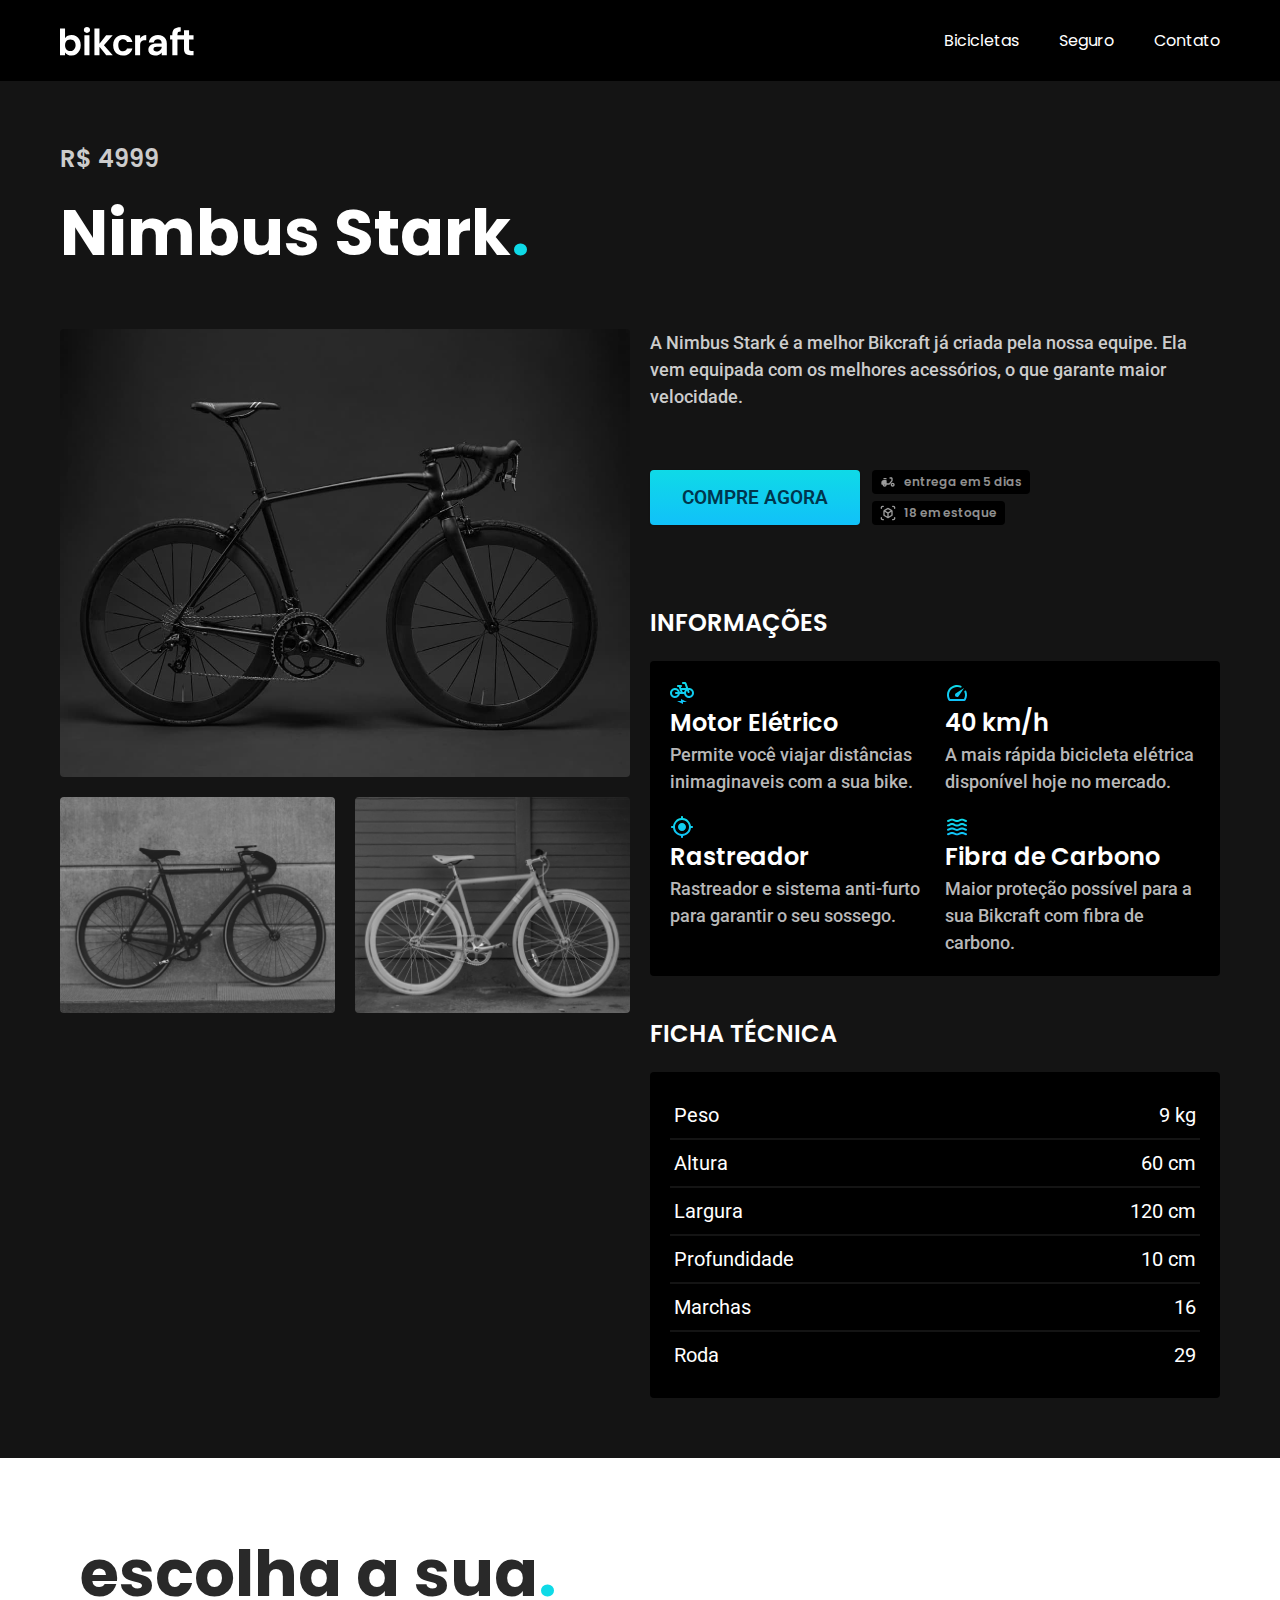
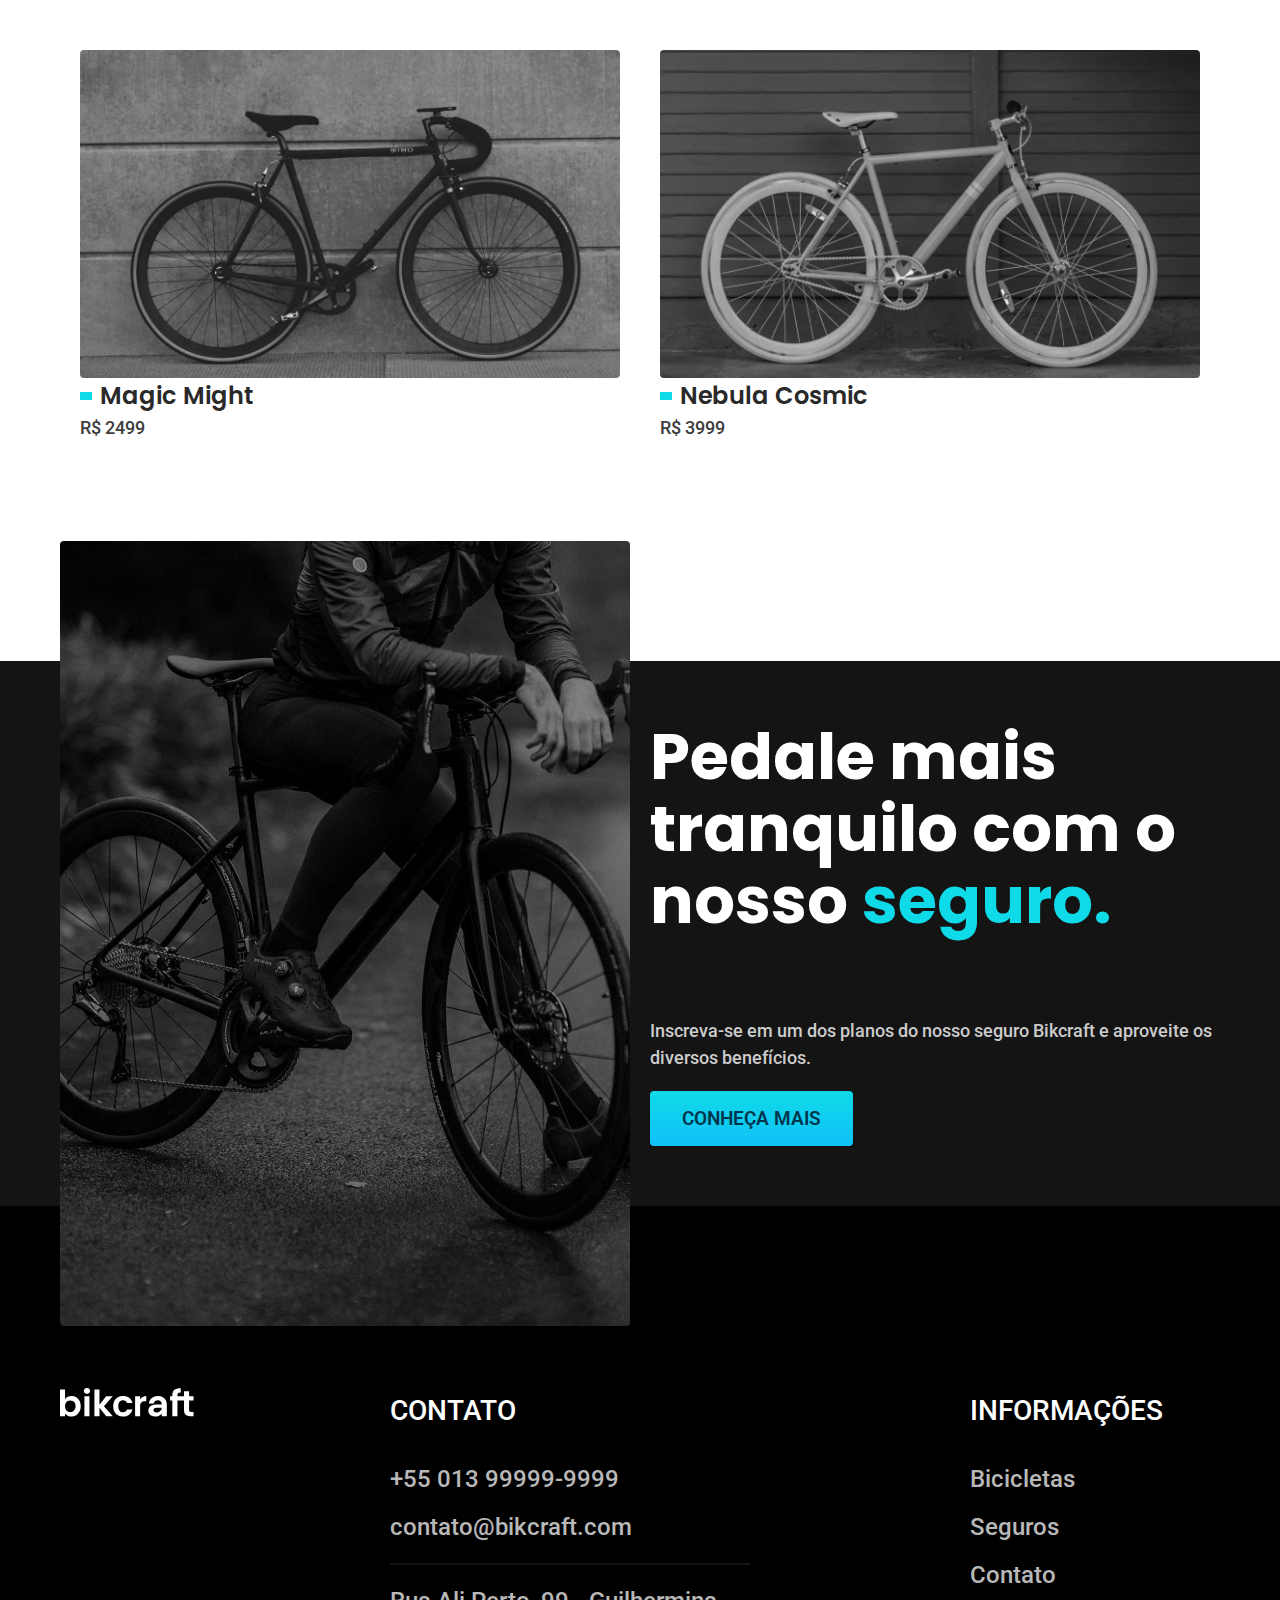
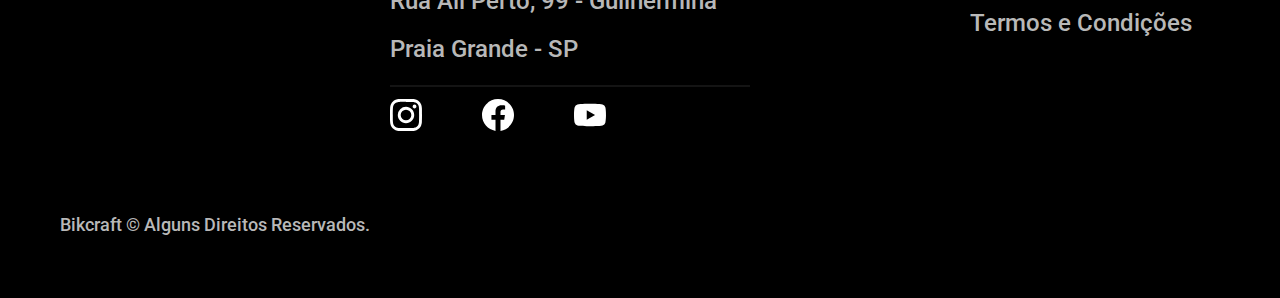
<file: bicicletas/nimbus.html>
<!DOCTYPE html>
<html lang="pt-BR">

<head>
  <meta charset="UTF-8">
  <meta http-equiv="X-UA-Compatible" content="IE=edge">
  <meta name="viewport" content="width=device-width, initial-scale=1.0">
  <meta name="description" content="Nossas Bicicletas | Nimbus Stark, Magic Stark e Nebula Cosmic. Perfeita para você.">
  <link rel="stylesheet" href="../css/style.min.css">
  <link rel="shortcut icon" href="../favicon.svg" type="image/xml">
  <title>Nimbus Stark | Bikcraft</title>
<script>document.documentElement.classList.add('js');</script>
<link rel="preconnect" href="https://fonts.googleapis.com">
  <link rel="preconnect" href="https://fonts.gstatic.com" crossorigin>
  <link href="https://fonts.googleapis.com/css2?family=Merriweather:ital,wght@1,900&family=Poppins:wght@400;500;600;700;800&family=Roboto:ital,wght@0,100;0,300;0,400;0,500;0,700;0,900;1,100;1,300;1,400;1,500;1,700;1,900&display=swap" rel="stylesheet">
</head>

<body>

  <header class="header-bg">
    <div class="header-container container">
      <a href="../index.html" rel="prev"><img src="../img/bikcraft.svg" width="136" height="32" alt="Bikcraft"></a>
      <ul class="menu">
        <li><a href="../bicicletas.html" rel="next">Bicicletas</a></li>
        <li><a href="../seguros.html" rel="next">Seguro</a></li>
        <li><a href="../contato.html" rel="next">Contato</a></li>
      </ul>
    </div>
  </header>

  <main id="nimbus">
    <div class="nimbus-bg">
      <div class="nimbus container">
        <span class="font-1-l cor-10">R$ 4999</span>
        <h1 class="font-1-xxl cor-12">Nimbus Stark<span class="ponto-final">.</span></h1>
        <div class="nimbus-imagens">
          <img src="../img/bicicleta/nimbus1.jpg" width="1120" height="880" alt="Bicicleta preta Nimbus Stark">
          <img src="../img/bicicleta/nimbus2.jpg" width="1120" height="880" alt="Bicicleta preta Magic Might">
          <img src="../img/bicicleta/nimbus3.jpg" width="1120" height="880" alt="Bicicleta preta Nebula Cosmic">
        </div>
        <div class="nimbus-conteudo">
          <p class="font-2-m cor-10">A Nimbus Stark é a melhor Bikcraft já criada pela nossa equipe. Ela vem equipada com os melhores acessórios, o que garante maior velocidade.</p>
          <div class="btn-conteudo">
            <a class="btn-gradient" href="../orcamento.html?tipo=bikcraft&produto=nimbus">COMPRE AGORA</a>
            <ul class="btn-tags font-1-xs cor-7">
              <li>
                <img src="../img/icones/entrega.svg" width="16" height="16" alt>
                entrega em 5 dias
              </li>
              <li>
                <img src="../img/icones/estoque.svg" width="16" height="16" alt>
                18 em estoque
              </li>
            </ul>
          </div>
          <h3 class="font-1-l">INFORMAÇÕES</h3>
          <ul class="nimbus-vantagens">
            <li>
              <img src="../img/icones/eletrica.svg" width="24" height="24" alt>
              <h4 class="font-1-l">Motor Elétrico</h4>
              <p class="font-2-m cor-9">Permite você viajar distâncias inimaginaveis com a sua bike.</p>
            </li>
            <li>
              <img src="../img/icones/velocidade.svg" width="24" height="24" alt>
              <h4 class="font-1-l">40 km/h</h4>
              <p class="font-2-m cor-9">A mais rápida bicicleta elétrica disponível hoje no mercado.</p>
            </li>
            <li>
              <img src="../img/icones/rastreador.svg" width="24" height="24" alt>
              <h4 class="font-1-l">Rastreador</h4>
              <p class="font-2-m cor-9">Rastreador e sistema anti-furto para garantir o seu sossego.</p>
            </li>
            <li>
              <img src="../img/icones/carbono.svg" width="24" height="24" alt>
              <h4 class="font-1-l">Fibra de Carbono</h4>
              <p class="font-2-m cor-9">Maior proteção possível para a sua Bikcraft com fibra de carbono.</p>
            </li>
          </ul>
          <h3 class="font-1-l">FICHA TÉCNICA</h3>
          <ul class="nimbus-ficha font-2-s">
            <li><p>Peso</p> <span>9 kg</span></li>
            <li><p>Altura</p> <span>60 cm</span></li>
            <li><p>Largura</p><span>120 cm</span></li>
            <li><p>Profundidade</p><span>10 cm</span></li>
            <li><p>Marchas</p><span>16</span></li>
            <li><p>Roda</p><span>29</span></li>
          </ul>
        </div>
      </div>
    </div>

    <article class="bicicletas-lista container">
      <div class="bicicletas-lista-container">
        <h2 class="font-1-xxl container cor-2">escolha a sua<span class="ponto-final">.</span></h2>
        <ul class="bicicletas-lista-itens">
          <li>
            <a href="../bicicletas/magic.html" rel="next">
              <img src="../img/bicicletas/magic.jpg" width="1120" height="680" alt="">
              <h3 class="font-1-xl cor-2">Magic Might</h3>
              <span class="font-2-m cor-3">R$ 2499</span>
            </a>
          </li>
          <li>
            <a href="../bicicletas/nebula.html" rel="next">
              <img src="../img/bicicletas/nebula.jpg" width="1120" height="680" alt="">
              <h3 class="font-1-xl cor-2">Nebula Cosmic</h3>
              <span class="font-2-m cor-3">R$ 3999</span>
            </a>
          </li>
        </ul>
      </div>
    </article>

    <article class="escolha-bg">
      <div class="escolha-seguro container">
        <div class="escolha-seguro-imagem">
          <img src="../img/fotos/seguros.jpg" width="1360" height="1512" alt="Homem em cima de uma bicicleta preta Bikcraft.">
        </div>
        <div class="escolha-seguro-conteudo">
          <h2 class="font-1-xxl cor-12">Pedale mais tranquilo com o nosso <span class="ponto-final">seguro.</span></h2>
          <p class="font-2-m cor-10">Inscreva-se em um dos planos do nosso seguro Bikcraft e aproveite os diversos benefícios.</p>
          <a class="btn-gradient" href="../seguros.html">CONHEÇA MAIS</a>
        </div>
      </div>
    </article>

  </main>

  <footer class="contato-bg">
    <div class="contato-container container">
      <div class="contato-imagem">
        <img src="../img/bikcraft.svg" width="136" height="32" alt="Bikcraft">
      </div>
      <div class="contato-conteudo">
        <h2 class="font-2-x-b">CONTATO</h2>
        <ul class="contato-conteudo-info font-2-l-space cor-9">
          <li><a href="tel:+5513999999999">+55 013 99999-9999</a></li>
          <li><a href="mailto:contato@bikcraft.com">contato@bikcraft.com</a></li>
          <li>Rua Ali Perto, 99 - Guilhermina</li>
          <li>Praia Grande - SP</li>
        </ul>
        <div class="contato-conteudo-redes">
          <a href=""><img src="../img/redes/instagram.svg" width="32" height="32" alt="Instagram"></a>
          <a href=""><img src="../img/redes/facebook.svg" width="32" height="32" alt="Facebook"></a>
          <a href=""><img src="../img/redes/youtube.svg" width="32" height="32" alt="YouTube"></a>
        </div>
      </div>
      <div class="contato-informacoes">
        <h2 class="font-2-x-b">INFORMAÇÕES</h2>
        <nav>
          <ul class="contato-informacoes-lista font-2-l-space">
            <li><a href="../bicicletas.html" rel="next">Bicicletas</a></li>
            <li><a href="../seguros.html" rel="next">Seguros</a></li>
            <li><a href="../contato.html" rel="next">Contato</a></li>
            <li><a href="../termos.html" rel="next">Termos e Condições</a></li>
          </ul>
        </nav>
      </div>
      <p class="font-2-m cor-9">Bikcraft &copy; Alguns Direitos Reservados.</p>
    </div>
  </footer>

  <script src="../js/script.js"></script>
</body>

</html>
</file>
<file: css/style.min.css>
body{margin:0;color:#fff}img{max-width:100%;height:auto;display:block}img[src$=".jpg"]{border-radius:4px}ul{list-style:none;margin:0;padding:0}a{text-decoration:none}blockquote,dd,h1,h2,h3,h4,p{margin:0}:root{--c0:#000;--c1:#141414;--c2:#292929;--c3:#3D3D3D;--c4:#525252;--c5:#666666;--c6:#7A7A7A;--c7:#8F8F8F;--c8:#A3A3A3;--c9:#B8B8B8;--c10:#CCCCCC;--c11:#f0f0f0;--c12:#FFF;--p1:#0FDAE7;--p2:#08C3CF;--p3:#02A2AC;--p4:#00657B;--p5:#00364D;--gradient1:linear-gradient(#0FDAE7, #11C1F9);--gradient2:linear-gradient(#0cc6d3, #0eb1e2)}.cor-0{color:var(--c0)}.cor-1{color:var(--c1)}.cor-2{color:var(--c2)}.cor-3{color:var(--c3)}.cor-4{color:var(--c4)}.cor-5{color:var(--c5)}.cor-6{color:var(--c6)}.cor-7{color:var(--c7)}.cor-8{color:var(--c8)}.cor-9{color:var(--c9)}.cor-10{color:var(--c10)}.cor-11{color:var(--c11)}.cor-12{color:var(--c12)}.cor-p1{color:var(--p1)}.cor-p2{color:var(--p2)}.cor-p3{color:var(--p3)}.cor-p4{color:var(--p4)}.cor-p5{color:var(--p5)}:root{--font-titulo:'Poppins',sans-serif;--font-texto:'Roboto',sans-serif;--font-coment:'Merriweather',serif}.font-1-xxl{font:700 4rem/1.125 var(--font-titulo)}@media (max-width:1100px){.font-1-xxl{font:700 3rem/1.125 var(--font-titulo)}}@media (max-width:800px){.font-1-xxl{font:700 3.5rem/1.125 var(--font-titulo)}}.font-1-xl{font:600 1.5rem/1.5 var(--font-titulo)}@media (max-width:600px){.font-1-xl{font:600 1.25rem/1.5 var(--font-titulo)}}.font-1-l{font:600 1.5rem/1.5 var(--font-titulo)}.font-1-l-b{font:600 1.5rem/1.275 var(--font-titulo)}.font-1-m{font:500 1.125rem/1.5 var(--font-titulo)}.font-1-m-b{font:600 1.125rem/1.5 var(--font-titulo)}.font-1-s{font:600 1rem/1.5 var(--font-titulo)}.font-1-xs{font:600 .75rem/1 var(--font-titulo)}.font-2-l{font:500 1.5rem/1.75 var(--font-texto)}@media (max-width:1100px){.font-2-l{font:500 1.2rem/1.3 var(--font-texto)}}.font-2-l-space{font:500 1.5rem/2 var(--font-texto)}.font-2-l-b{font:600 1.5rem/2.25 var(--font-texto);letter-spacing:.08em;text-transform:uppercase}.font-2-m{font:500 1.125rem/1.5 var(--font-texto)}.font-2-s{font:400 1.25rem/1.5 var(--font-texto)}@media (max-width:600px){.font-2-s{font:400 .75rem/1.5 var(--font-texto)}}.font-2-xs{font:400 1rem/1.5 var(--font-texto)}.font-2-x-b{font:500 1.75rem/1.75 var(--font-texto)}.font-coment{font:italic 900 2.25rem/1.33 var(--font-coment)}@media (max-width:800px){.font-coment{font:italic 900 1.5rem/1.33 var(--font-coment)}}.container{max-width:1200px;padding:0 20px;box-sizing:border-box;margin:0 auto}.ponto-final{color:var(--p1)}.btn-gradient{background:var(--gradient1);padding:16px 32px;font:600 1.2rem var(--font-texto);color:var(--p5);text-transform:uppercase;display:inline-block;border-radius:4px;box-shadow:0 1px 2px rgba(0,0,0,.15);white-space:nowrap;max-width:max-content;border:none;cursor:pointer}.btn-gradient:hover{background:var(--gradient2)}.btn-gradient.btn-escuro{background:var(--c1);color:var(--c12);white-space:nowrap}.btn-escuro:hover{background:var(--c2)}@media (max-width:600px){.btn-escuro,.btn-gradient{font:600 1rem var(--font-texto)}}.btn-link{text-transform:uppercase;color:var(--p1);position:relative;display:inline-block;line-height:1.5}.btn-link::after{position:absolute;content:'';width:100%;height:4px;background-color:currentColor;display:block}.btn-link:hover{color:currentColor}:root{--espacamento:60px}.js .fadeInDown{transform:translate3d(0,-20px,0)}.js .fadeInUp{transform:translate3d(0,20px,0)}.js .fadeInRight{transform:translate3d(20px,0,0)}.js .fadeInLeft{transform:translate3d(-20px,0,0)}.js [data-anime]{opacity:0}.js .anime{opacity:1;transform:none;transition:transform .8s,opacity .8s}.header-bg{background-color:var(--c0);padding:20px}.header-container{display:flex;flex-wrap:wrap;justify-content:space-between;align-items:center}.header-container a{display:block}.menu{display:flex;flex-wrap:wrap;gap:40px}.menu li{position:relative}.menu li::before{content:'';position:absolute;background-image:url('../img/dec/deco-header.svg');width:37px;height:26px;top:-16px;left:-8px;opacity:0%;transition:.3s}.menu li.ativo::before,.menu li:hover::before{opacity:100%;top:0}.menu a{color:#fff;font:400 1rem var(--font-titulo);padding:8px 0;position:relative}.menu a::after{content:'';width:0%;height:2px;background-color:#fff;position:absolute;bottom:0;display:block;transition:.3s}.menu a.ativo::after,.menu a:hover::after{width:100%}@media (max-width:800px){.header-container{display:block}.header-container img{margin-bottom:24px;margin:auto;width:200px}.menu{justify-content:space-around;padding-top:20px}.menu a{font-size:1.25rem;background-color:var(--c1);padding:16px 32px;border-radius:4px;transition:.3s}.menu a:hover{background-color:var(--c2)}.menu a::after{display:none}.menu li::before{display:none}}.introducao-bg{background:var(--c1) url('../img/dec/bottom-left.svg') no-repeat bottom 160px left 20px;box-shadow:inset 0 -120px 0 #fff;padding-bottom:120px}.introducao-container{display:grid;grid-template-columns:repeat(2,1fr);gap:0 40px}@media (max-width:800px){.introducao-container{grid-template-columns:1fr}}.introducao-conteudo{display:grid;align-content:end;justify-items:start;gap:40px;margin-top:80px;margin-bottom:60px}.introducao-conteudo h1,.introducao-conteudo p{margin:0}.introducao-img{margin-bottom:-120px}.introducao-img img{height:100%;object-fit:cover}.bicicletas-lista{padding-bottom:160px}.bicicletas-lista-container{max-width:1440px;box-sizing:border-box;margin:0 auto;padding:20px}.bicicletas-lista-container h2{margin:20px 0 40px 0}.bicicletas-lista-itens{display:flex;gap:40px;overflow-x:auto;padding-bottom:20px}.bicicletas-lista-itens a{display:block}.bicicletas-lista-itens img{min-width:240px;object-fit:cover}.bicicletas-lista-itens h3{position:relative;display:flex;padding-left:20px;transition:.2s}.bicicletas-lista-itens h3::before{content:'';position:absolute;left:0;width:12px;height:8px;background-color:var(--p1);align-self:center;transition:.2s}.bicicletas-lista-itens a:hover h3::before{width:20px}.bicicletas-lista-itens a:hover h3{padding-left:32px}.bicicletas-bg{background-color:var(--c1)}.bicicletas-titulo{padding:60px 0 60px 20px}#bicicletas{display:grid;gap:60px;margin-bottom:60px}.bicicletas{display:grid;grid-template-columns:1fr 1fr;gap:40px;background:url('../img/dec/top-right.svg') no-repeat top right}.magic-bg{background-image:linear-gradient(to left,var(--c1) 70%,var(--c12) 70%);padding:60px 0}.bicicletas-imagem{display:grid;position:relative}.bicicletas-imagem span{position:absolute;padding:8px;background-color:#000;border-radius:4px 0 0 4px;top:20px;right:0}.bicicletas-conteudo{display:grid;grid-template-columns:1fr auto;align-items:center}.bicicletas-conteudo h2{position:relative;margin-bottom:20px}.bicicletas-conteudo p{margin-bottom:32px;max-width:45ch}.bicicletas-conteudo h2::before{content:'';display:block;background-color:var(--p1);width:12px;height:8px;margin-bottom:4px}.bicicletas-conteudo h2,.bicicletas-conteudo p{grid-column:1/-1}.bicicletas-conteudo a{align-self:end}.bicicletas-conteudo a::after{content:'';display:inline-block;background-image:url('../img/icones/seta.svg');margin-left:8px;width:18px;height:10px;transition:transform .3s}.bicicletas-conteudo a:hover::after{transform:translateX(8px)}.btn-gradient.seta{display:flex;align-items:center}.bicicletas-conteudo-vantagens{display:grid;gap:20px}.bicicletas-conteudo-vantagens li{display:flex}.bicicletas-conteudo-vantagens img{margin-right:8px}@media (max-width:800px){.bicicletas-titulo{padding:40px 0 40px 20px}#bicicletas{display:grid;gap:40px;margin-bottom:40px}.bicicletas{grid-template-columns:1fr}.magic-bg{background:var(--c1)}.bicicletas-conteudo-vantagens{grid-template-columns:1fr 1fr;padding-bottom:32px}.bicicletas-conteudo a{grid-column:1}}#nimbus{--pad:60px}.nimbus-bg{background-color:var(--c1)}.nimbus{padding-top:var(--pad);padding-bottom:var(--pad);display:grid;grid-template-columns:1fr 1fr;gap:20px;place-items:start}.nimbus>span{grid-column:1/-1}.nimbus>h1{grid-column:1/-1;margin-bottom:40px}.nimbus-conteudo{display:grid;gap:20px}.nimbus-conteudo>p{margin-bottom:40px}.btn-conteudo{display:flex;margin-bottom:40px}.btn-tags{display:grid;gap:4px;align-content:space-between;margin-left:12px}.btn-tags li{display:flex;padding:4px 8px;background-color:var(--c0);border-radius:4px;place-self:start;gap:8px;align-items:center}.nimbus-imagens{display:flex;flex-wrap:wrap;gap:20px}.nimbus-imagens img{flex:1;min-width:200px}.nimbus-imagens img:first-child{min-width:100%}.nimbus-conteudo h3{margin-top:20px}.nimbus-vantagens{display:grid;grid-template-columns:repeat(auto-fit,minmax(250px,1fr));gap:20px;padding:20px;background-color:var(--c0);border-radius:4px}.nimbus-ficha{padding:20px;background-color:var(--c0);border-radius:4px}.nimbus-ficha>li{display:flex;padding:8px 4px;justify-content:space-between;border-bottom:2px solid var(--c1)}.nimbus-ficha>li:last-child{border-bottom:none}@media (max-width:800px){#nimbus{--pad:30px}.nimbus{padding-top:var(--pad);padding-bottom:var(--pad);display:grid;grid-template-columns:1fr;gap:20px;place-items:start}.btn-conteudo{display:block;margin-bottom:20px}.btn-tags{margin-top:12px;margin-left:0}.nimbus-conteudo>p{margin-bottom:20px}}#nimbus .bicicletas-lista{padding-top:40px;padding-bottom:60px}.bicicletas-lista h2{padding:0}.escolha-bg{background-color:var(--c1);box-shadow:inset 0 -120px 0 0 var(--c0),inset 0 120px 0 0 var(--c12)}.escolha-seguro{display:grid;grid-template-columns:1fr 1fr;gap:20px}.escolha-seguro-imagem img{width:100%;height:100%;object-fit:cover}.escolha-seguro-conteudo{display:grid;gap:20px;align-content:start;padding-top:120px;padding-bottom:180px}.escolha-seguro-conteudo h2{padding-top:var(--pad);padding-bottom:var(--pad)}@media (max-width:800px){.escolha-bg{box-shadow:inset 0 120px 0 0 var(--c12)}.escolha-seguro{grid-template-columns:1fr}.escolha-seguro-conteudo{padding-top:0;padding-bottom:60px}.escolha-seguro-conteudo h2{font-size:3rem}}.tecnologia-bg{background-color:var(--c1);box-shadow:inset 0 -100px 0 #fff,inset 0 100px 0 #fff}.tecnologia{display:grid;grid-template-columns:repeat(2,1fr);gap:40px;margin-top:-120px;margin-bottom:-120px}.tecnologia-conteudo{padding-top:160px;padding-bottom:160px}.tecnologia-conteudo>p{margin-bottom:20px}.tecnologia-conteudo>span{display:block;padding-bottom:20px}.tecnologia-conteudo>h2{padding-bottom:20px}.tecnologia-conteudo>a{padding-bottom:40px}.tecnologia-vantagens{display:flex;gap:40px}.tecnologia-vantagens-titulo{display:flex;gap:20px;justify-content:space-between}.tecnologia-vantagens-titulo>h3{white-space:nowrap}.tecnologia-imagem{display:block}.tecnologia-imagem>img{width:100%;height:100%;object-fit:cover;object-position:left}@media (max-width:900px){.tecnologia-bg{box-shadow:none}.tecnologia{grid-template-columns:1fr}.tecnologia-conteudo{padding-top:60px;padding-bottom:60px}.tecnologia-vantagens{flex-direction:column}.tecnologia-vantagens-titulo{justify-content:flex-start}.tecnologia-vantagens-titulo>h3{order:2}.tecnologia-vantagens-titulo>img{order:1}.tecnologia-imagem{display:none}}@media (max-width:500px){.tecnologia-conteudo>h2{font-size:2.5rem}}.parceiros-bg{margin-top:200px;margin-bottom:120px}.parceiros>h1{padding-bottom:80px}.parceiros-lista{display:grid;grid-template-columns:repeat(4,1fr)}.parceiros-lista>li{padding:24px;border-bottom:4px solid var(--c11);border-left:4px solid var(--c11)}.parceiros-lista>li:first-child,.parceiros-lista>li:nth-child(5){border-left:none}.parceiros-lista>li:nth-child(n+5){border-bottom:none}.parceiros-lista img{margin:auto}@media (max-width:800px){.parceiros-lista{grid-template-columns:1fr 1fr}.parceiros-lista>li{padding:16px}.parceiros-lista>li:nth-child(odd){border-left:none}.parceiros-lista>li:nth-child(5),.parceiros-lista>li:nth-child(6){border-bottom:4px solid var(--c11)}}.depoimento-bg{background:var(--p1)}.depoimento{display:grid;grid-template-columns:1fr 1fr;gap:0 40px}.depoimento-imagem{max-width:100%}.depoimento-imagem>img{object-fit:cover;width:100%;height:100%;border-radius:0}.depoimento-texto{display:grid;align-content:end;background:url('../img/dec/bottom-right-p.svg') no-repeat bottom 40px right 40px}.depoimento-texto p{margin:0;padding:32px;position:relative}.depoimento-texto p::after,.depoimento-texto p::before{position:absolute;font-size:5rem;color:#fff;opacity:50%}.depoimento-texto p::before{content:'“';left:-20px;top:8px}.depoimento-texto p::after{content:'”';opacity:50%}.depoimento-texto>span{padding-left:32px;padding-bottom:40px}@media (max-width:550px){.depoimento{grid-template-columns:1fr}.depoimento-imagem>img{max-width:350px;height:100%;margin:auto}}.seguros-bg{background-color:var(--c1)}.seguros{padding-top:60px}.seguros>h2{padding-bottom:80px}.seguros-conteudo{display:flex;gap:0 40px;padding-bottom:120px;align-items:center}.seguro-card{display:grid;grid-template-columns:1fr auto;gap:0 120px;width:100%;background-color:var(--c0);padding:32px 60px 32px 68px;border-radius:4px;place-items:start}.seguro-card h3{padding-bottom:16px}.seguro-card .seguro-plano-preco{grid-column:2}.seguro-card .btn-escuro,.seguro-card .btn-gradient{grid-column:1}.seguro-plano-prata>h3{color:silver}.seguro-plano-ouro>h3{color:gold}.seguro-plano-preco{text-align:end}.mensal{display:block}.seguro-plano-vantagens>li{display:flex;padding-bottom:16px;position:relative;align-items:center}.seguro-plano-vantagens li:last-child{padding-bottom:40px}.seguro-plano-vantagens>li>img{position:absolute;left:-24px}@media (max-width:1100px){.seguro-card{gap:0 40px;margin-bottom:40px}.seguros-conteudo{flex-direction:column;width:50%;margin:auto}}@media (max-width:600px){.seguro-card{width:initial;gap:0;padding:32px 60px;place-items:center}.seguro-card .seguro-plano-preco{grid-column:1;padding-bottom:20px}.seguro-card .seguro-plano-vantagens{grid-column:1}}.contato-bg{background-color:var(--c0)}.contato-container{display:grid;grid-template-columns:1fr 2fr 1fr;gap:80px 80px;padding-top:60px;padding-bottom:60px}.contato-conteudo-info li:nth-child(2n){border-bottom:2px solid var(--c1);max-width:360px;padding-bottom:12px;margin-bottom:12px}.contato-conteudo-info a{color:var(--c9)}.contato-conteudo-info a:hover,.contato-informacoes-lista a:hover{color:var(--c12)}.contato-conteudo h2,.contato-informacoes h2{padding-bottom:20px}.contato-imagem{max-width:100%}.contato-container p{grid-column:1/-1}.contato-conteudo-redes{display:flex;gap:60px}.contato-informacoes-lista a{color:var(--c9);padding:8px 0}@media (max-width:800px){.contato-container{grid-template-columns:1fr;gap:40px}.contato-conteudo-info li:nth-child(2n){max-width:320px}}.termos-bg{background-color:var(--c1)}.termos{padding:60px 20px 60px 20px}.termos-conteudo{background-color:var(--c12);padding:60px 20px 60px 20px}.termos-texto{max-width:800px}.termos-conteudo h2{margin-bottom:16px}.termos-conteudo h2:nth-child(n+2){margin-top:16px}.termos-conteudo p{color:var(--c2);font:400 1.2rem/1.5 Roboto,sans-serif;max-width:70ch}.termos-conteudo p+p{margin-bottom:16px}.termos-conteudo p:last-child{margin-bottom:0}@media (max-width:800px){.termos,.termos-conteudo{padding:30px 20px 30px 20px}.termos>h1{font-size:3rem}.termos>p{text-transform:lowercase}}:root{--espacamento:60px}.seguros-bg{background-color:var(--c1)}.vantagens{padding-top:var(--espacamento);padding-bottom:var(--espacamento);background-color:var(--c0)}.vantagens h2{margin-bottom:var(--espacamento)}.vantagens-conteudo{display:grid;grid-template-columns:repeat(auto-fit,minmax(360px,1fr));gap:32px}.perguntas{padding-bottom:var(--espacamento)}.perguntas>h2,.seguros-titulo{padding-top:var(--espacamento);padding-bottom:var(--espacamento)}#seguros .seguros-conteudo{padding-bottom:60px}.perguntas-conteudo{max-width:800px;display:grid;gap:20px}.perguntas-container{padding:20px;border-radius:4px}.perguntas-container button{margin-bottom:8px;display:grid;grid-template-columns:auto 1fr auto;align-items:center;gap:8px;cursor:pointer}.perguntas-container button{border:none;width:100%;text-align:left;background:0 0}.perguntas-container button::before{content:'';width:12px;height:8px;background-color:var(--p1);display:block}.perguntas-container button::after{content:'';width:14px;height:6px;display:block;background:url('../img/icones/seta-abrir.svg');transition:transform .3s}.perguntas-container button:hover::after,.perguntas-container button[aria-expanded=true]::after{transform:rotate(180deg)}.perguntas-container:nth-child(odd){background-color:var(--c11)}.js .perguntas-container dd{background-color:var(--c10);padding:8px;border-radius:4px;box-shadow:0 1px 2px rgba(0,0,0,.1);position:relative;display:none}.js .perguntas-container dd.ativo{display:block}.perguntas-container dd::before{content:'';width:0;height:0;border-left:8px solid transparent;border-right:8px solid transparent;border-bottom:8px solid var(--c10);position:absolute;top:-8px}@media (max-width:800px){#seguros .seguros,.perguntas>h2,.seguros-titulo{padding-top:30px;padding-bottom:30px}#seguros .seguros-conteudo{padding-bottom:30px}.vantagens{padding-top:30px;padding-bottom:30px}.vantagens h2{margin-bottom:30px}#seguros .seguros-conteudo,.perguntas{padding-bottom:30px}}@media (max-width:500px){.vantagens-conteudo{grid-template-columns:1fr}.perguntas h2,.vantagens h2{font-size:3.1rem}}body{--pad:60px}#contatos{background:linear-gradient(var(--c1) 500px,var(--c11) 0)}.contatos-bg{background-color:var(--c1)}.contatos-titulo{padding-top:var(--pad);padding-bottom:var(--pad)}.contatos{display:grid;grid-template-columns:5fr 7fr;padding-bottom:60px}.contatos-loja-bg{background-color:var(--c0);border-radius:4px 0 0 4px;box-shadow:0 1px 2px rgba(0,0,0,.1)}.contatos-loja{padding:32px;background:url('../img/dec/bottom-left.svg') no-repeat bottom 20px left 40px}.contatos-loja h2{padding-left:28px;margin-top:60px;margin-bottom:60px}.contatos-endereco{margin-bottom:32px}.contatos-endereco p:first-child{background:url('../img/icones/local.svg') no-repeat 0 2px;padding-left:28px}.contatos-emails a,.contatos-endereco p{padding-left:28px;font:400 1rem/1.5 Poppins,sans-serif;color:var(--c9)}.contatos-emails{margin-bottom:32px}.contatos-emails a:first-child{background:url('../img/icones/email.svg') no-repeat 0 2px}.contatos-emails a{display:block;width:max-content}.contatos-emails a:last-child{background:url('../img/icones/telefone.svg') no-repeat 0 2px;margin-top:32px}.contatos-emails a:hover{color:var(--c12)}.contatos-redes{padding-left:28px;display:flex;gap:32px;margin-bottom:60px}.contatos-formulario,.form{background:var(--c12) url('../img/dec/bottom-right-p.svg') no-repeat bottom 40px right 40px;display:grid;grid-template-columns:1fr 1fr;gap:20px;padding:60px;border-radius:0 4px 4px 0;box-shadow:0 1px 2px rgba(0,0,0,.1)}.contatos-formulario input,.contatos-formulario textarea,.form input{background-color:var(--c11);border:1px solid var(--c10);border-radius:4px;padding:12px;font:400 1rem/1.5 Roboto,sans-serif}.contatos-formulario input:focus,.contatos-formulario textarea:focus,.form input:focus{border:1px solid var(--p1);box-shadow:0 0 2px 2px var(--p1)}.contatos-formulario label{font:600 1.25rem/1.5 Poppins,sans-serif;color:var(--c1);display:block}.contatos-formulario input,.contatos-formulario textarea{width:100%;box-sizing:border-box}.contatos-formulario .form-email,.contatos-formulario .form-mensagem{grid-column:span 2}@media (max-width:1000px){.contatos-formulario{grid-template-columns:1fr;padding:30px}.contatos-formulario .form-email,.contatos-formulario .form-mensagem{grid-column:1}}@media (max-width:800px){.contatos-titulo{--pad:30px}.contatos{grid-template-columns:1fr}.contatos-loja-bg{border-radius:4px 4px 0 0}.contatos-loja h2{padding-left:28px;margin-top:30px;margin-bottom:30px}.contatos-formulario{border-radius:0 0 4px 4px}.contatos-redes{margin-bottom:30px}}.locais h2{margin-top:60px;margin-bottom:60px}.lojas{display:grid;grid-template-columns:1fr 1fr;gap:40px}.content{padding:20px 40px}.loja-imagem img{border-radius:4px 4px 0 0}.card{display:grid;border-radius:4px;margin-bottom:120px;box-shadow:0 1px 2px rgba(0,0,0,.1)}.card h3{display:flex;align-items:center;gap:10px}.card h3::before{content:'';width:12px;height:8px;background-color:var(--p1);display:inline-block}.loja-info{display:grid;grid-template-columns:1fr 1fr;padding-bottom:40px}.loja-info li{padding-left:8px;border-left:2px solid var(--c10)}.card p{position:relative;padding-left:20px}.card p::before{content:'';background:url('../img/icones/horario.svg') no-repeat;width:20px;height:20px;position:absolute;display:inline-block;left:-8px}@media (max-width:800px){.locais h2{margin-top:30px;margin-bottom:30px}.lojas{grid-template-columns:1fr;gap:20px}.card{margin-bottom:30px}}@media (max-width:800px){.loja-info{grid-template-columns:1fr;padding-bottom:20px}.content{padding:20px}}#orcamento{background:linear-gradient(var(--c1) 500px,var(--c11) 0)}.orcamento-bg{background-color:var(--c1)}.orcamento-titulo{padding-top:var(--pad);padding-bottom:var(--pad)}.orcamento{display:grid;grid-template-columns:5fr 7fr;padding-bottom:60px}.col-2{grid-column:1/-1}.orcamento label{font:500 1rem/1.5 Poppins,sans-serif;margin-bottom:4px}.orcamento-dados input{width:100%;box-sizing:border-box}.orcamento-dados h2,.orcamento-produto h2{text-transform:uppercase;display:flex;align-items:center;position:relative}.orcamento-dados h2::before,.orcamento-produto h2::before{content:'';width:4px;height:8px;background-color:var(--p1);position:absolute;left:-8px}.orcamento-dados,.orcamento-produto{padding:60px;box-shadow:0 1px 2px rgba(0,0,0,.1)}.orcamento-produto{border-radius:5px 0 0 5px;background:var(--c0) url('../img/dec/bottom-left.svg') no-repeat bottom 40px left 40px;display:grid;grid-template-columns:1fr 1fr;align-content:start;gap:20px}.orcamento-produto label{color:var(--c11);background-color:var(--c2);padding:12px 16px;border-radius:4px;font:500 1rem/1.5 Poppins,sans-serif;cursor:pointer;display:grid;grid-template-columns:auto 1fr auto;align-items:center;border:1px solid transparent}.orcamento-produto input:checked+label{background-color:var(--c12);color:var(--c0)}.orcamento-produto label::before{content:'';display:inline-block;width:12px;height:12px;border:1px solid var(--c5);border-radius:50%;margin-right:8px;box-sizing:border-box}.orcamento-produto input:checked+label::before{border-color:var(--c5);box-shadow:inset 0 0 0 3px var(--c12),inset 0 0 0 6px var(--c5)}.orcamento-produto input[type=radio]{opacity:0;position:absolute;pointer-events:none}.orcamento-produto>*{grid-column:1/-1}.orcamento-produto>label{grid-column:initial}.orcamento-produto label:hover{background-color:var(--c3);border:1px solid var(--c5)}.orcamento-produto input:focus+label{box-shadow:0 0 0 2px var(--p1);border-color:var(--c0)}.orcamento-produto label span{display:none}.orcamento-produto input:checked+label span{display:inline-block}.orcamento-conteudo{display:none}.orcamento-conteudo h2,.orcamento-dados h2:nth-of-type(n+2){margin-top:20px}#bikcraft:checked~#orcamento-bikcraft,#seguro:checked~#orcamento-seguro{display:grid;gap:20px}.orcamento-detalhes{display:none;background-color:var(--c12);padding:20px;grid-template-columns:1fr 1fr;border-radius:4px;align-items:center}.orcamento-detalhes li{display:flex;align-items:center;margin-bottom:8px}.orcamento-detalhes li img{width:16px;margin-right:8px}.orcamento-produto input:checked+label+.orcamento-detalhes{display:grid}@media (max-width:1200px){.orcamento-dados,.orcamento-produto{padding:32px}}@media (max-width:800px){.orcamento{grid-template-columns:1fr}.orcamento-produto{border-radius:5px 5px 0 0;background:var(--c0)}.orcamento-dados{border-radius:0 0 5px 5px}}@media (max-width:400px){.orcamento-dados,.orcamento-produto{grid-template-columns:1fr}}
</file>
